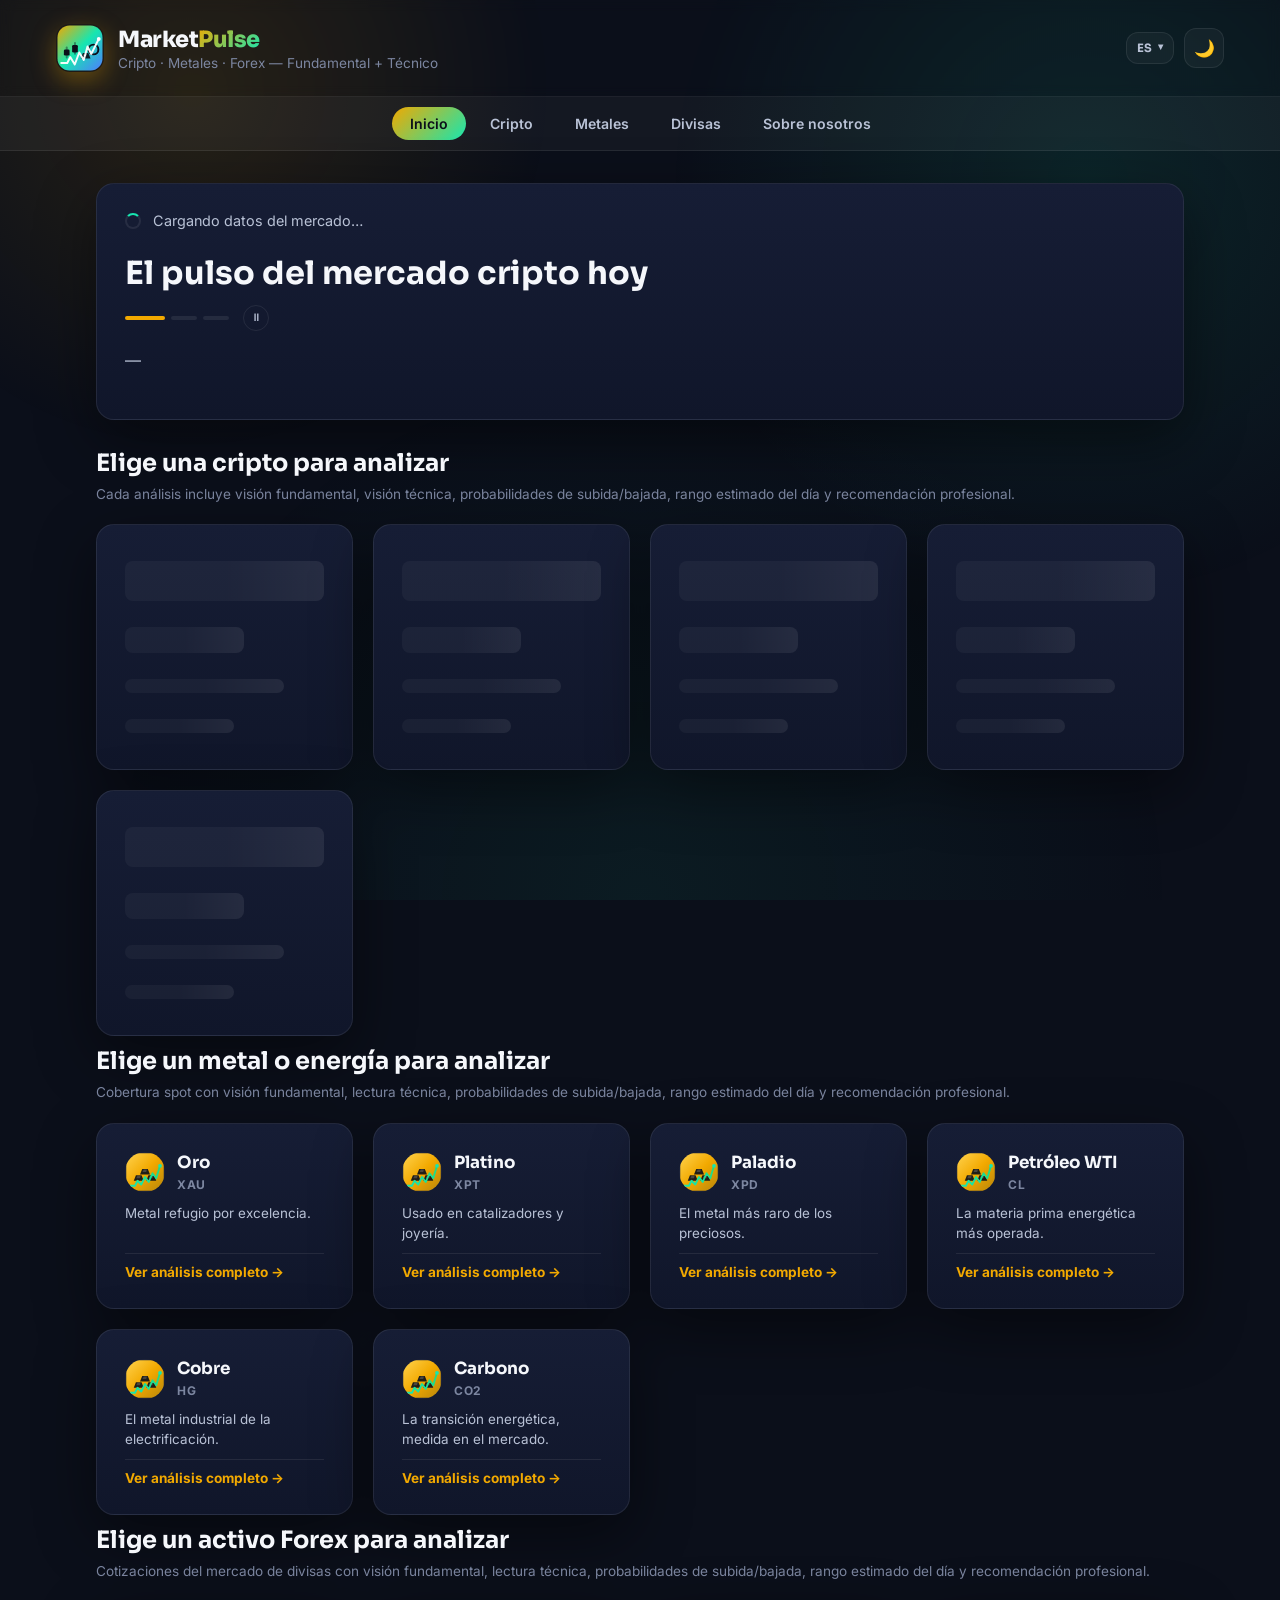
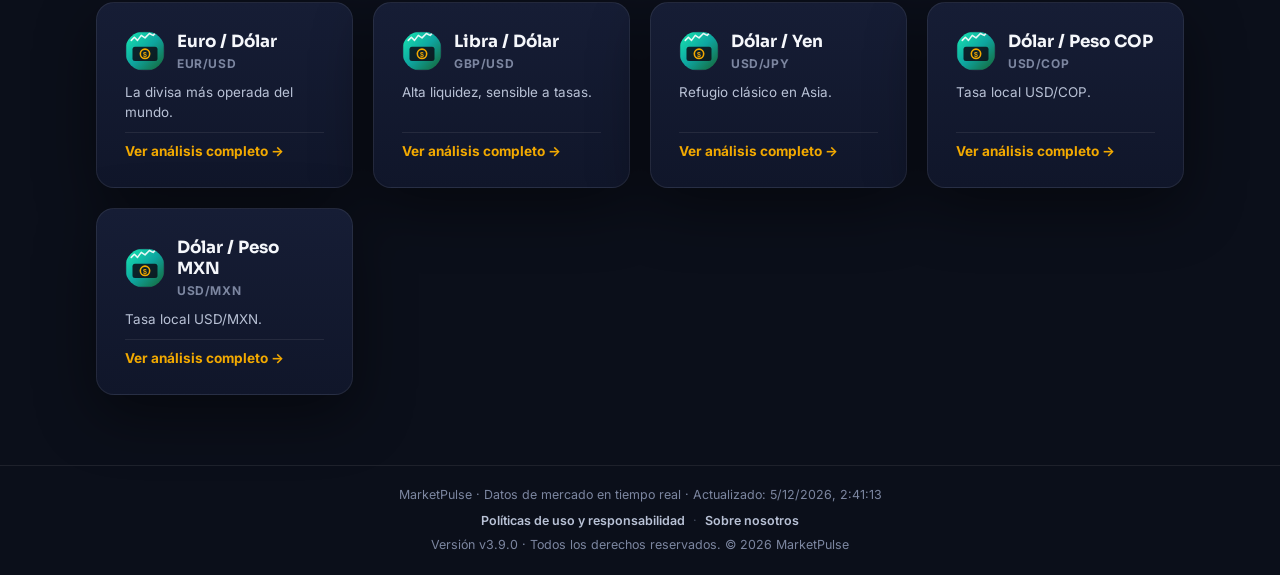
<file: index.html>
<!DOCTYPE html>
<html lang="es">
<head>
<meta charset="UTF-8">
<meta name="viewport" content="width=device-width, initial-scale=1.0">
<title data-i18n="homeTitle">MarketPulse — Inicio</title>
<meta name="description" content="Análisis diario multi-activo: cripto, metales y divisas con visión fundamental, visión técnica, probabilidades, rango estimado del día y recomendación profesional.">
<meta name="color-scheme" content="dark light">
<meta name="theme-color" content="#0b0f1a" media="(prefers-color-scheme: dark)">
<meta name="theme-color" content="#f4f6fb" media="(prefers-color-scheme: light)">
<link rel="canonical" href="https://matthtorres.github.io/MarketPulse/">
<meta property="og:type" content="website">
<meta property="og:site_name" content="MarketPulse">
<meta property="og:locale" content="es_ES">
<meta property="og:title" content="MarketPulse — Cripto, metales y divisas: análisis diario">
<meta property="og:description" content="Análisis diario multi-activo: cripto, metales y divisas con visión fundamental, visión técnica, probabilidades, rango estimado del día y recomendación profesional.">
<meta property="og:url" content="https://matthtorres.github.io/MarketPulse/">
<meta property="og:image" content="https://matthtorres.github.io/MarketPulse/assets/og-marketpulse.png">
<meta property="og:image:width" content="1200">
<meta property="og:image:height" content="630">
<meta property="og:image:alt" content="MarketPulse — Cripto, metales y divisas: análisis diario">
<meta name="twitter:card" content="summary_large_image">
<meta name="twitter:title" content="MarketPulse — Cripto, metales y divisas: análisis diario">
<meta name="twitter:description" content="Análisis diario multi-activo: cripto, metales y divisas con visión fundamental, visión técnica, probabilidades, rango estimado del día y recomendación profesional.">
<meta name="twitter:image" content="https://matthtorres.github.io/MarketPulse/assets/og-marketpulse.png">
<link rel="apple-touch-icon" href="assets/apple-touch-icon.png">
<link rel="icon" type="image/svg+xml" href="assets/logo-marketpulse.svg">
<link rel="preconnect" href="https://fonts.googleapis.com">
<link rel="preconnect" href="https://fonts.gstatic.com" crossorigin>
<link rel="preconnect" href="https://api.coingecko.com" crossorigin>
<link rel="dns-prefetch" href="https://api.allorigins.win">
<link rel="dns-prefetch" href="https://api.cors.lol">
<link rel="preload" href="css/style.css?v=11" as="style">
<link rel="preload" href="js/site.js?v=24" as="script">
<link href="https://fonts.googleapis.com/css2?family=Sora:wght@400;600;700;800&family=Inter:wght@400;500;600&display=swap" rel="stylesheet">
<link rel="stylesheet" href="css/style.css?v=11">
</head>
<body data-page="home">
  <div class="bg-glow"></div>

  <header class="topbar">
    <div class="brand">
      <img src="assets/logo-marketpulse.svg" alt="MarketPulse" class="brand-icon" width="48" height="48">
      <div>
        <h1>Market<span class="brand-accent">Pulse</span></h1>
        <p class="tagline" data-i18n="homeTagline">Cripto · Metales · Forex — Fundamental + Técnico</p>
      </div>
    </div>
    <div class="header-controls">
      <div class="lang-switch">
  <button class="lang-btn" id="langToggle" type="button" aria-haspopup="true" aria-expanded="false" aria-controls="langMenu" aria-label="Idioma / Language">
    <span id="langCurrent">ES</span><span class="lang-caret" aria-hidden="true">&#9662;</span>
  </button>
  <div class="lang-menu" id="langMenu" role="menu" hidden>
    <button class="lang-option" type="button" role="menuitemradio" data-lang="es" aria-current="true"><span class="lang-option-code">ES</span><span class="lang-option-name" data-i18n="langEsName">Espa&ntilde;ol</span><span class="lang-option-flag" aria-hidden="true">&#9679;</span></button>
    <button class="lang-option" type="button" role="menuitemradio" data-lang="en" aria-current="false"><span class="lang-option-code">EN</span><span class="lang-option-name" data-i18n="langEnName">English</span><span class="lang-option-flag" aria-hidden="true">&#9679;</span></button>
    <button class="lang-option" type="button" role="menuitemradio" data-lang="pt" aria-current="false"><span class="lang-option-code">PT</span><span class="lang-option-name" data-i18n="langPtName">Portugu&ecirc;s</span><span class="lang-option-flag" aria-hidden="true">&#9679;</span></button>
  </div>
</div>
      <button class="theme-btn" id="themeToggle" type="button" aria-label="Cambiar tema">🌙</button>
    </div>
  </header>

  <nav class="main-nav" aria-label="Navegación principal">
    <a href="index.html" class="nav-link active" data-i18n="navHome" aria-current="page">Inicio</a>
    <a href="analysis.html?coin=bitcoin" class="nav-link" data-i18n="navAnalysis">Cripto</a>
    <a href="metals.html?asset=gold" class="nav-link" data-i18n="navMetals">Metales</a>
    <a href="forex.html?pair=eurusd" class="nav-link" data-i18n="navForex">Divisas</a>
    <a href="about.html" class="nav-link" data-i18n="navAbout">Sobre nosotros</a>
  </nav>

  <main class="container">
    <section class="hero card">
      <div class="status-row" id="statusRow">
        <div class="loader"></div>
        <p id="statusText" data-i18n="homeLoading">Cargando datos del mercado…</p>
      </div>
      <h2 class="hero-rotator" id="heroRotator" aria-live="polite">
        <span class="hero-slide is-active" data-i18n="homeHeroCrypto">El pulso del mercado cripto hoy</span>
        <span class="hero-slide" data-i18n="homeHeroMetals">El pulso del mercado de metales hoy</span>
        <span class="hero-slide" data-i18n="homeHeroForex">El pulso del mercado de divisas hoy</span>
      </h2>
      <div class="hero-slider-nav">
        <div class="hero-dots" id="heroDots">
          <button class="hero-dot is-active" type="button" aria-current="true" aria-label="Cripto"></button>
          <button class="hero-dot" type="button" aria-label="Metales"></button>
          <button class="hero-dot" type="button" aria-label="Divisas"></button>
        </div>
        <button class="hero-pause" id="heroPause" type="button" aria-label="Pausar la rotación automática" aria-pressed="false">⏸</button>
      </div>
      <p class="hero-text" id="marketSummary">—</p>
      <div class="market-stats" id="marketStats"></div>
    </section>

    <section class="home-section">
      <h2 data-i18n="coinsTitle">Elige una cripto para analizar</h2>
      <p class="card-desc" data-i18n="coinsDesc">Cada análisis incluye visión fundamental, visión técnica, probabilidades de subida/bajada, rango estimado del día y recomendación profesional.</p>
      <div class="home-grid" id="coinCards"></div>
    </section>

    <section class="home-section">
      <h2 data-i18n="metalsTitle">Elige un metal o energía para analizar</h2>
      <p class="card-desc" data-i18n="metalsDesc">Cobertura spot con visión fundamental, lectura técnica, probabilidades de subida/bajada, rango estimado del día y recomendación profesional.</p>
      <div class="home-grid" id="metalCards">
        <a class="coin-card card" href="metals.html?asset=gold">
          <div class="coin-card-head">
            <img src="assets/logo-metals.svg" alt="XAU" width="40" height="40">
            <div><h3>Oro</h3><span class="coin-sym">XAU</span></div>
          </div>
          <p class="coin-trend" data-i18n="metalGold">Metal refugio por excelencia.</p>
          <span class="coin-cta" data-i18n="btnAnalysis">Ver análisis completo →</span>
        </a>
        <a class="coin-card card" href="metals.html?asset=platinum">
          <div class="coin-card-head">
            <img src="assets/logo-metals.svg" alt="XPT" width="40" height="40">
            <div><h3>Platino</h3><span class="coin-sym">XPT</span></div>
          </div>
          <p class="coin-trend" data-i18n="metalPlatinum">Usado en catalizadores y joyería.</p>
          <span class="coin-cta" data-i18n="btnAnalysis">Ver análisis completo →</span>
        </a>
        <a class="coin-card card" href="metals.html?asset=palladium">
          <div class="coin-card-head">
            <img src="assets/logo-metals.svg" alt="XPD" width="40" height="40">
            <div><h3>Paladio</h3><span class="coin-sym">XPD</span></div>
          </div>
          <p class="coin-trend" data-i18n="metalPalladium">El metal más raro de los preciosos.</p>
          <span class="coin-cta" data-i18n="btnAnalysis">Ver análisis completo →</span>
        </a>
        <a class="coin-card card" href="metals.html?asset=oil">
          <div class="coin-card-head">
            <img src="assets/logo-metals.svg" alt="CL" width="40" height="40">
            <div><h3>Petróleo WTI</h3><span class="coin-sym">CL</span></div>
          </div>
          <p class="coin-trend" data-i18n="metalOil">La materia prima energética más operada.</p>
          <span class="coin-cta" data-i18n="btnAnalysis">Ver análisis completo →</span>
        </a>
        <a class="coin-card card" href="metals.html?asset=copper">
          <div class="coin-card-head">
            <img src="assets/logo-metals.svg" alt="HG" width="40" height="40">
            <div><h3>Cobre</h3><span class="coin-sym">HG</span></div>
          </div>
          <p class="coin-trend" data-i18n="metalCopper">El metal industrial de la electrificación.</p>
          <span class="coin-cta" data-i18n="btnAnalysis">Ver análisis completo →</span>
        </a>
        <a class="coin-card card" href="metals.html?asset=carbon">
          <div class="coin-card-head">
            <img src="assets/logo-metals.svg" alt="CO2" width="40" height="40">
            <div><h3>Carbono</h3><span class="coin-sym">CO2</span></div>
          </div>
          <p class="coin-trend" data-i18n="metalCarbon">La transición energética, medida en el mercado.</p>
          <span class="coin-cta" data-i18n="btnAnalysis">Ver análisis completo →</span>
        </a>
      </div>
    </section>

    <section class="home-section">
      <h2 data-i18n="forexTitle">Elige un activo Forex para analizar</h2>
      <p class="card-desc" data-i18n="forexDesc">Cotizaciones del mercado de divisas con visión fundamental, lectura técnica, probabilidades de subida/bajada, rango estimado del día y recomendación profesional.</p>
      <div class="home-grid" id="forexCards">
        <a class="coin-card card" href="forex.html?pair=eurusd">
          <div class="coin-card-head">
            <img src="assets/logo-forex.svg" alt="EUR/USD" width="40" height="40">
            <div><h3>Euro / Dólar</h3><span class="coin-sym">EUR/USD</span></div>
          </div>
          <p class="coin-trend" data-i18n="forexCardEUR">La divisa más operada del mundo.</p>
          <span class="coin-cta" data-i18n="btnAnalysis">Ver análisis completo →</span>
        </a>
        <a class="coin-card card" href="forex.html?pair=gbpusd">
          <div class="coin-card-head">
            <img src="assets/logo-forex.svg" alt="GBP/USD" width="40" height="40">
            <div><h3>Libra / Dólar</h3><span class="coin-sym">GBP/USD</span></div>
          </div>
          <p class="coin-trend" data-i18n="forexCardGBP">Alta liquidez, sensible a tasas.</p>
          <span class="coin-cta" data-i18n="btnAnalysis">Ver análisis completo →</span>
        </a>
        <a class="coin-card card" href="forex.html?pair=usdjpy">
          <div class="coin-card-head">
            <img src="assets/logo-forex.svg" alt="USD/JPY" width="40" height="40">
            <div><h3>Dólar / Yen</h3><span class="coin-sym">USD/JPY</span></div>
          </div>
          <p class="coin-trend" data-i18n="forexCardJPY">Refugio clásico en Asia.</p>
          <span class="coin-cta" data-i18n="btnAnalysis">Ver análisis completo →</span>
        </a>
        <a class="coin-card card" href="forex.html?pair=usdcop">
          <div class="coin-card-head">
            <img src="assets/logo-forex.svg" alt="USD/COP" width="40" height="40">
            <div><h3>Dólar / Peso COP</h3><span class="coin-sym">USD/COP</span></div>
          </div>
          <p class="coin-trend" data-i18n="forexCardCOP">Tasa local USD/COP.</p>
          <span class="coin-cta" data-i18n="btnAnalysis">Ver análisis completo →</span>
        </a>
        <a class="coin-card card" href="forex.html?pair=usdmxn">
          <div class="coin-card-head">
            <img src="assets/logo-forex.svg" alt="USD/MXN" width="40" height="40">
            <div><h3>Dólar / Peso MXN</h3><span class="coin-sym">USD/MXN</span></div>
          </div>
          <p class="coin-trend" data-i18n="forexCardMXN">Tasa local USD/MXN.</p>
          <span class="coin-cta" data-i18n="btnAnalysis">Ver análisis completo →</span>
        </a>
      </div>
    </section>
  </main>

  <footer class="footer">
    <div class="footer-inner">
      <p class="footer-meta"><span data-i18n="footerPrefix">MarketPulse · Datos de mercado en tiempo real · Actualizado:</span> <span id="updateTime">—</span></p>
      <nav class="footer-links" aria-label="Enlaces del sitio">
        <a href="legal.html" data-i18n="footerLegal">Políticas de uso y responsabilidad</a>
        <span class="footer-sep">·</span>
        <a href="about.html" data-i18n="navAbout">Sobre nosotros</a>
      </nav>
      <p class="footer-meta">
        <span data-i18n="footerVersion">Versión</span> <span data-app-version>v3.9.0</span>
        · <span data-i18n="footerRights">Todos los derechos reservados.</span>
        © <span data-app-year>2026</span> MarketPulse
      </p>
    </div>
  </footer>

  <script defer src="js/version.js?v=22"></script>
  <script defer src="js/site.js?v=24"></script>
  <!-- Analitica: Umami Cloud. Sin cookies y con IP anonimizada, por eso no
       hay banner de consentimiento. Ver el punto 5 de legal.html. -->
  <script defer src="https://cloud.umami.is/script.js" data-website-id="4cf0d311-0c95-4144-ac88-d9d34998c5bc"></script>
</body>
</html>
</file>
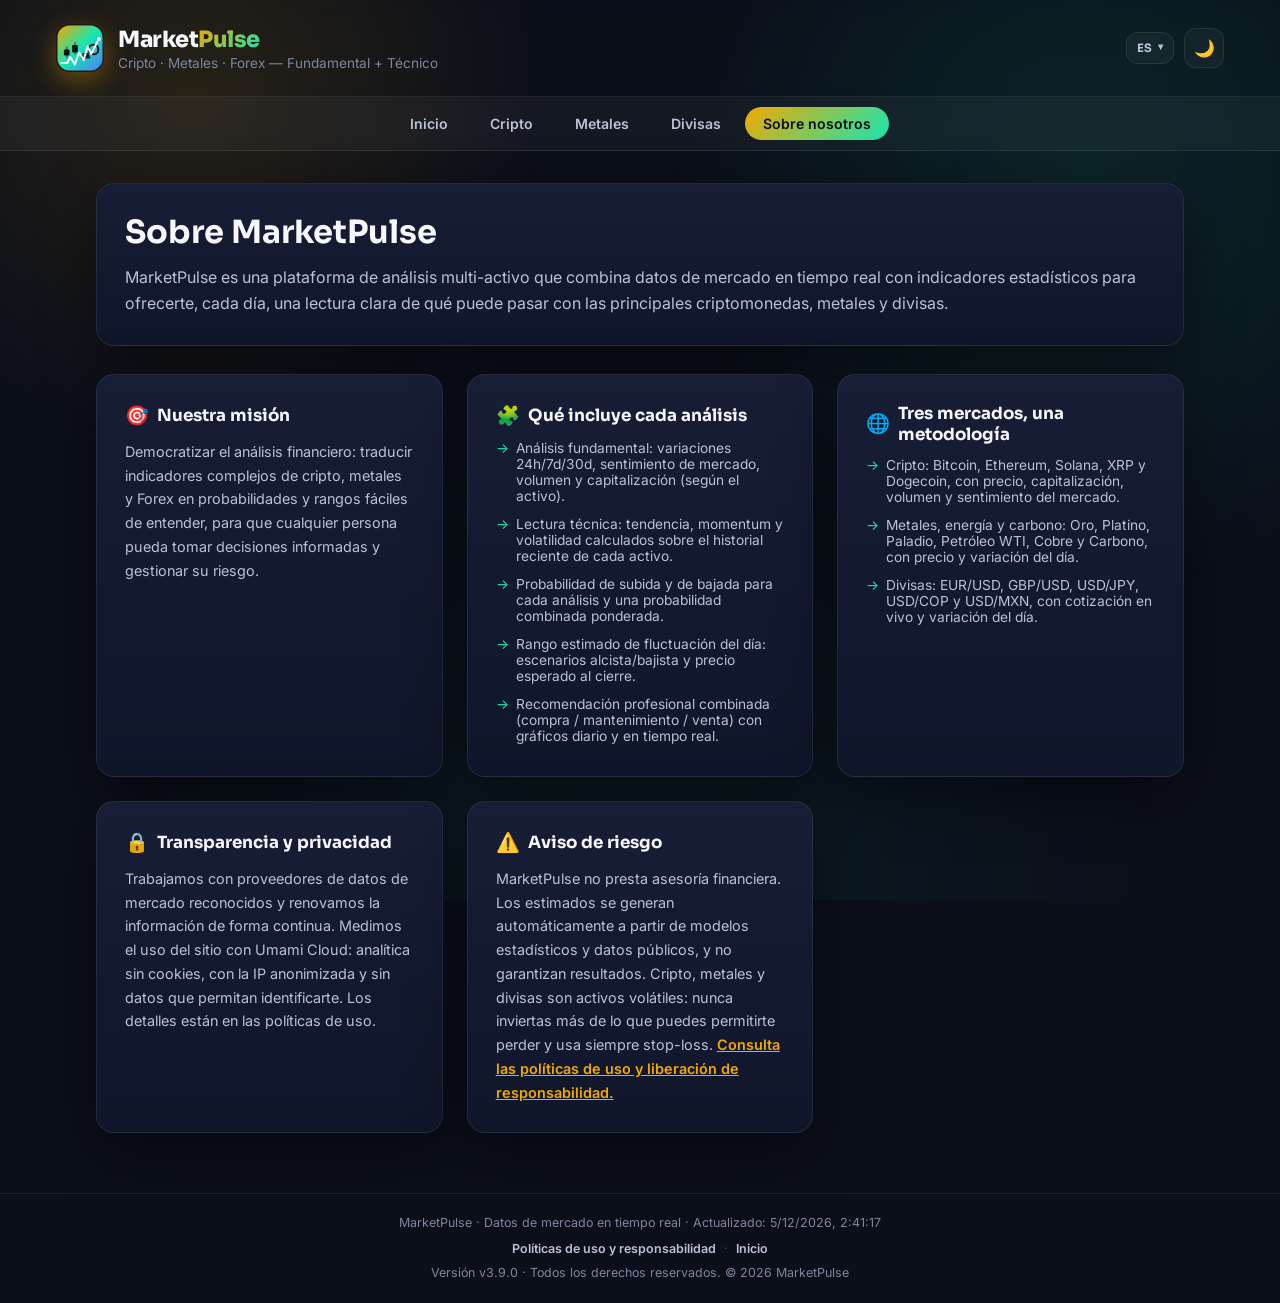
<file: about.html>
<!DOCTYPE html>
<html lang="es">
<head>
<meta charset="UTF-8">
<meta name="viewport" content="width=device-width, initial-scale=1.0">
<title data-i18n="aboutTitle">MarketPulse — Sobre nosotros</title>
<meta name="description" content="Metodología de análisis multi-activo, fuentes de datos de mercado y aviso de riesgo: MarketPulse no presta asesoría financiera ni garantiza resultados.">
<meta name="color-scheme" content="dark light">
<meta name="theme-color" content="#0b0f1a" media="(prefers-color-scheme: dark)">
<meta name="theme-color" content="#f4f6fb" media="(prefers-color-scheme: light)">
<link rel="canonical" href="https://matthtorres.github.io/MarketPulse/about.html">
<meta property="og:type" content="website">
<meta property="og:site_name" content="MarketPulse">
<meta property="og:locale" content="es_ES">
<meta property="og:title" content="MarketPulse — Sobre nosotros: metodología y aviso de riesgo">
<meta property="og:description" content="Metodología de análisis multi-activo, fuentes de datos de mercado y aviso de riesgo: MarketPulse no presta asesoría financiera ni garantiza resultados.">
<meta property="og:url" content="https://matthtorres.github.io/MarketPulse/about.html">
<meta property="og:image" content="https://matthtorres.github.io/MarketPulse/assets/og-marketpulse.png">
<meta property="og:image:width" content="1200">
<meta property="og:image:height" content="630">
<meta property="og:image:alt" content="MarketPulse — Cripto, metales y divisas: análisis diario">
<meta name="twitter:card" content="summary_large_image">
<meta name="twitter:title" content="MarketPulse — Sobre nosotros: metodología y aviso de riesgo">
<meta name="twitter:description" content="Metodología de análisis multi-activo, fuentes de datos de mercado y aviso de riesgo: MarketPulse no presta asesoría financiera ni garantiza resultados.">
<meta name="twitter:image" content="https://matthtorres.github.io/MarketPulse/assets/og-marketpulse.png">
<link rel="apple-touch-icon" href="assets/apple-touch-icon.png">
<link rel="icon" type="image/svg+xml" href="assets/logo-marketpulse.svg">
<link rel="preconnect" href="https://fonts.googleapis.com">
<link rel="preconnect" href="https://fonts.gstatic.com" crossorigin>
<link href="https://fonts.googleapis.com/css2?family=Sora:wght@400;600;700;800&family=Inter:wght@400;500;600&display=swap" rel="stylesheet">
<link rel="stylesheet" href="css/style.css?v=11">
</head>
<body data-page="about">
  <div class="bg-glow"></div>

  <header class="topbar">
    <div class="brand">
      <img src="assets/logo-marketpulse.svg" alt="MarketPulse" class="brand-icon" width="48" height="48">
      <div>
        <h1>Market<span class="brand-accent">Pulse</span></h1>
        <p class="tagline" data-i18n="homeTagline">Cripto · Metales · Forex — Fundamental + Técnico</p>
      </div>
    </div>
    <div class="header-controls">
      <div class="lang-switch">
  <button class="lang-btn" id="langToggle" type="button" aria-haspopup="true" aria-expanded="false" aria-controls="langMenu" aria-label="Idioma / Language">
    <span id="langCurrent">ES</span><span class="lang-caret" aria-hidden="true">&#9662;</span>
  </button>
  <div class="lang-menu" id="langMenu" role="menu" hidden>
    <button class="lang-option" type="button" role="menuitemradio" data-lang="es" aria-current="true"><span class="lang-option-code">ES</span><span class="lang-option-name" data-i18n="langEsName">Espa&ntilde;ol</span><span class="lang-option-flag" aria-hidden="true">&#9679;</span></button>
    <button class="lang-option" type="button" role="menuitemradio" data-lang="en" aria-current="false"><span class="lang-option-code">EN</span><span class="lang-option-name" data-i18n="langEnName">English</span><span class="lang-option-flag" aria-hidden="true">&#9679;</span></button>
    <button class="lang-option" type="button" role="menuitemradio" data-lang="pt" aria-current="false"><span class="lang-option-code">PT</span><span class="lang-option-name" data-i18n="langPtName">Portugu&ecirc;s</span><span class="lang-option-flag" aria-hidden="true">&#9679;</span></button>
  </div>
</div>
      <button class="theme-btn" id="themeToggle" type="button" aria-label="Cambiar tema">🌙</button>
    </div>
  </header>

  <nav class="main-nav" aria-label="Navegación principal">
    <a href="index.html" class="nav-link" data-i18n="navHome">Inicio</a>
    <a href="analysis.html?coin=bitcoin" class="nav-link" data-i18n="navAnalysis">Cripto</a>
    <a href="metals.html?asset=gold" class="nav-link" data-i18n="navMetals">Metales</a>
    <a href="forex.html?pair=eurusd" class="nav-link" data-i18n="navForex">Divisas</a>
    <a href="about.html" class="nav-link active" data-i18n="navAbout" aria-current="page">Sobre nosotros</a>
  </nav>

  <main class="container">
    <section class="hero card">
      <h2 data-i18n="aboutHeroTitle">Sobre MarketPulse</h2>
      <p class="hero-text" data-i18n="aboutHeroText">MarketPulse es una plataforma de análisis multi-activo que combina datos de mercado en tiempo real con indicadores estadísticos para ofrecerte, cada día, una lectura clara de qué puede pasar con las principales criptomonedas, metales y divisas.</p>
    </section>

    <section class="about-grid">
      <article class="card about-card">
        <h3><span class="icon">🎯</span> <span data-i18n="aboutMissionTitle">Nuestra misión</span></h3>
        <p data-i18n="aboutMissionText">Democratizar el análisis financiero: traducir indicadores complejos de cripto, metales y Forex en probabilidades y rangos fáciles de entender, para que cualquier persona pueda tomar decisiones informadas y gestionar su riesgo.</p>
      </article>

      <article class="card about-card">
        <h3><span class="icon">🧩</span> <span data-i18n="aboutHowTitle">Qué incluye cada análisis</span></h3>
        <ul class="reco-details">
          <li data-i18n="aboutHow1">Análisis fundamental: variaciones 24h/7d/30d, sentimiento de mercado, volumen y capitalización (según el activo).</li>
          <li data-i18n="aboutHow2">Lectura técnica: tendencia, momentum y volatilidad calculados sobre el historial reciente de cada activo.</li>
          <li data-i18n="aboutHow3">Probabilidad de subida y de bajada para cada análisis y una probabilidad combinada ponderada.</li>
          <li data-i18n="aboutHow4">Rango estimado de fluctuación del día: escenarios alcista/bajista y precio esperado al cierre.</li>
          <li data-i18n="aboutHow5">Recomendación profesional combinada (compra / mantenimiento / venta) con gráficos diario y en tiempo real.</li>
        </ul>
      </article>

      <article class="card about-card">
        <h3><span class="icon">🌐</span> <span data-i18n="aboutVerticalsTitle">Tres mercados, una metodología</span></h3>
        <ul class="reco-details">
          <li data-i18n="aboutVerticalCrypto">Cripto: Bitcoin, Ethereum, Solana, XRP y Dogecoin, con precio, capitalización, volumen y sentimiento del mercado.</li>
          <li data-i18n="aboutVerticalMetals">Metales, energía y carbono: Oro, Platino, Paladio, Petróleo WTI, Cobre y Carbono, con precio y variación del día.</li>
          <li data-i18n="aboutVerticalForex">Divisas: EUR/USD, GBP/USD, USD/JPY, USD/COP y USD/MXN, con cotización en vivo y variación del día.</li>
        </ul>
      </article>

      <article class="card about-card">
        <h3><span class="icon">🔒</span> <span data-i18n="aboutSourcesTitle">Transparencia y privacidad</span></h3>
        <p data-i18n="aboutSourcesText">Trabajamos con proveedores de datos de mercado reconocidos y renovamos la información de forma continua. Medimos el uso del sitio con Umami Cloud: analítica sin cookies, con la IP anonimizada y sin datos que permitan identificarte. Los detalles están en las políticas de uso.</p>
      </article>

      <article class="card about-card">
        <h3><span class="icon">⚠️</span> <span data-i18n="aboutRiskTitle">Aviso de riesgo</span></h3>
        <p><span data-i18n="aboutRiskText">MarketPulse no presta asesoría financiera. Los estimados se generan automáticamente a partir de modelos estadísticos y datos públicos, y no garantizan resultados. Cripto, metales y divisas son activos volátiles: nunca inviertas más de lo que puedes permitirte perder y usa siempre stop-loss.</span> <a href="legal.html" data-i18n="aboutRiskLink">Consulta las políticas de uso y liberación de responsabilidad.</a></p>
      </article>
    </section>
  </main>

  <footer class="footer">
    <div class="footer-inner">
      <p class="footer-meta"><span data-i18n="footerPrefix">MarketPulse · Datos de mercado en tiempo real · Actualizado:</span> <span id="updateTime">—</span></p>
      <nav class="footer-links" aria-label="Enlaces del sitio">
        <a href="legal.html" data-i18n="footerLegal">Políticas de uso y responsabilidad</a>
        <span class="footer-sep">·</span>
        <a href="index.html" data-i18n="navHome">Inicio</a>
      </nav>
      <p class="footer-meta">
        <span data-i18n="footerVersion">Versión</span> <span data-app-version>v3.9.0</span>
        · <span data-i18n="footerRights">Todos los derechos reservados.</span>
        © <span data-app-year>2026</span> MarketPulse
      </p>
    </div>
  </footer>

  <script defer src="js/version.js?v=22"></script>
  <script defer src="js/site.js?v=24"></script>
  <!-- Analitica: Umami Cloud. Sin cookies y con IP anonimizada, por eso no
       hay banner de consentimiento. Ver el punto 5 de legal.html. -->
  <script defer src="https://cloud.umami.is/script.js" data-website-id="4cf0d311-0c95-4144-ac88-d9d34998c5bc"></script>
</body>
</html>
</file>
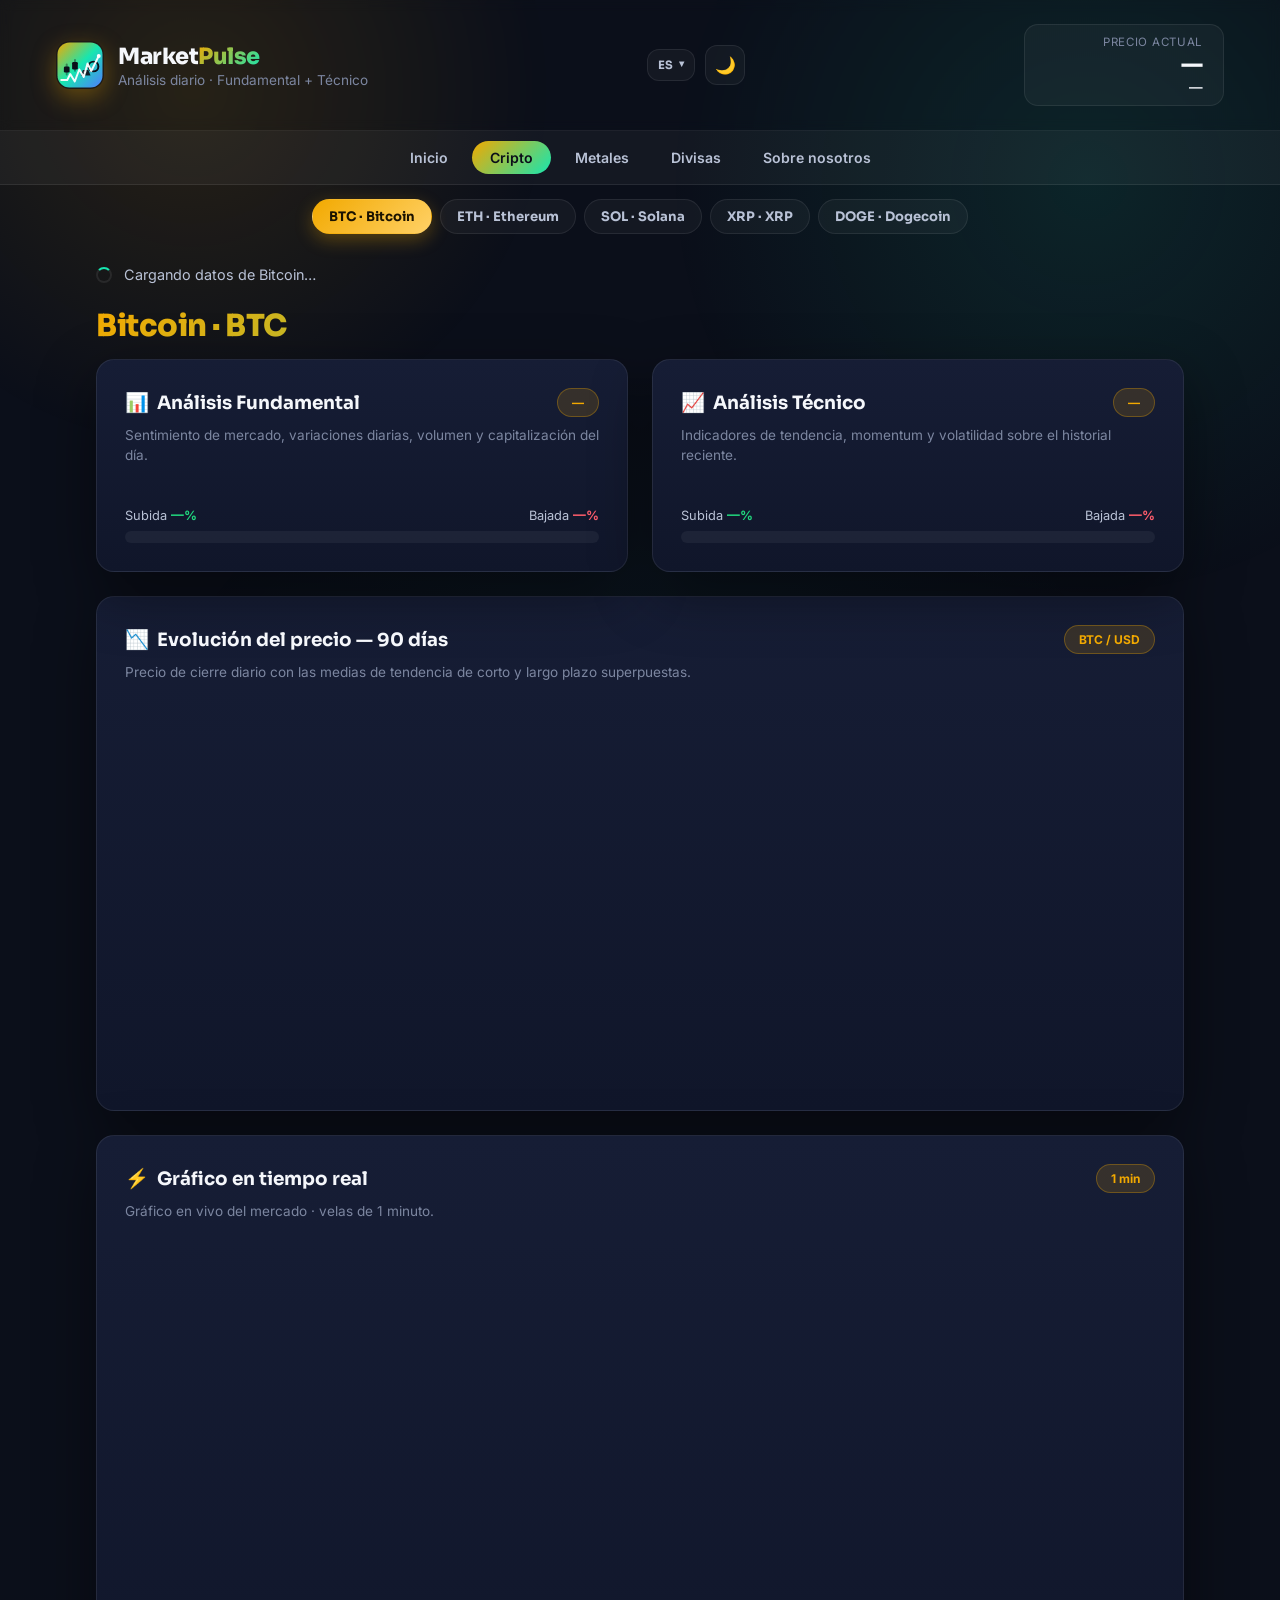
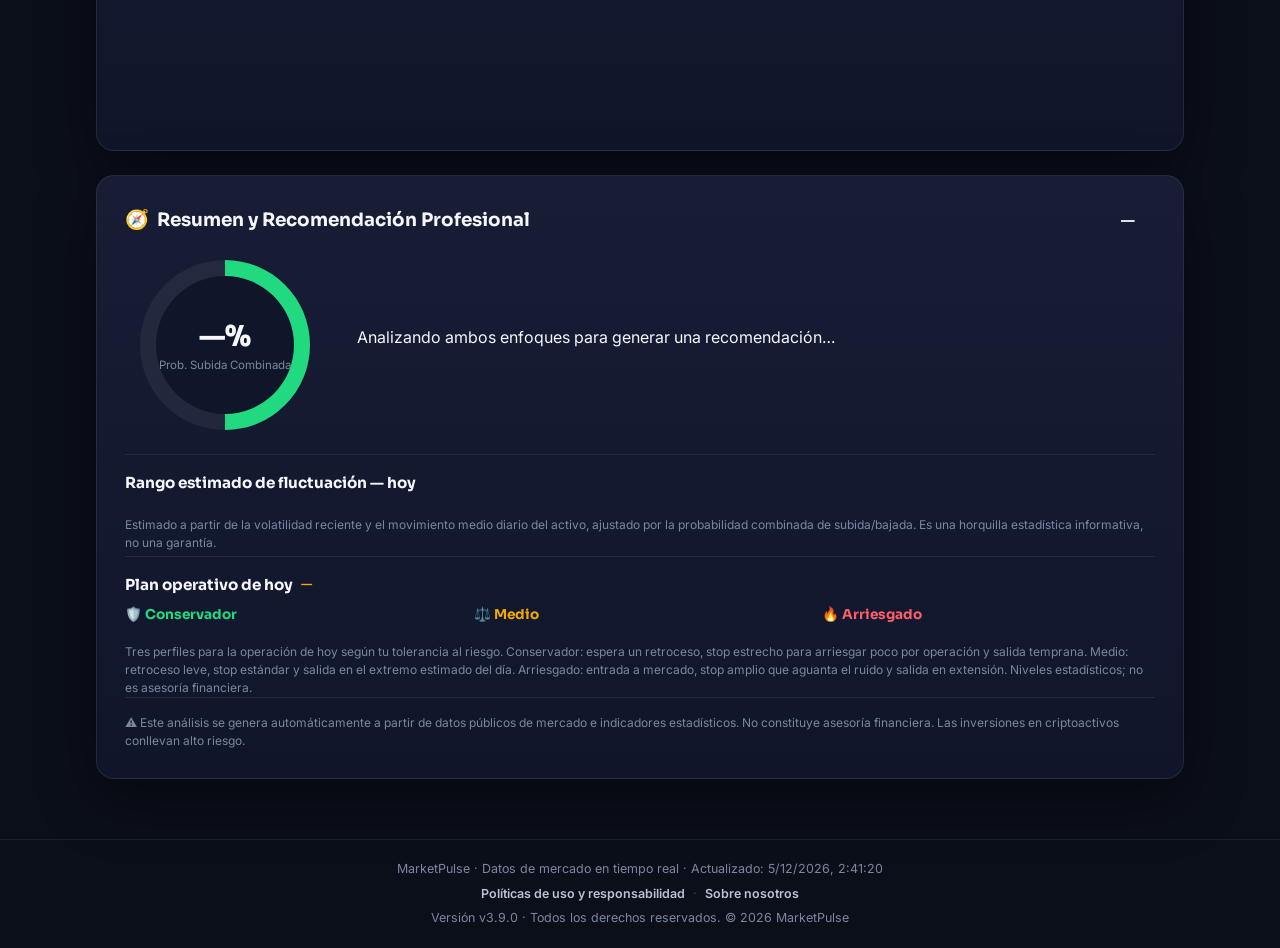
<file: analysis.html>
<!DOCTYPE html>
<html lang="es">
<head>
<meta charset="UTF-8">
<meta name="viewport" content="width=device-width, initial-scale=1.0">
<title data-i18n="docTitle">MarketPulse — Análisis</title>
<meta name="description" content="Bitcoin, Ethereum, Solana, XRP y Dogecoin: sentimiento de mercado, RSI(14), medias móviles, MACD, probabilidades de subida y bajada y rango estimado del día.">
<meta name="color-scheme" content="dark light">
<meta name="theme-color" content="#0b0f1a" media="(prefers-color-scheme: dark)">
<meta name="theme-color" content="#f4f6fb" media="(prefers-color-scheme: light)">
<link rel="canonical" href="https://matthtorres.github.io/MarketPulse/analysis.html">
<meta property="og:type" content="website">
<meta property="og:site_name" content="MarketPulse">
<meta property="og:locale" content="es_ES">
<meta property="og:title" content="MarketPulse — Análisis diario de cripto">
<meta property="og:description" content="Bitcoin, Ethereum, Solana, XRP y Dogecoin: sentimiento de mercado, RSI(14), medias móviles, MACD, probabilidades de subida y bajada y rango estimado del día.">
<meta property="og:url" content="https://matthtorres.github.io/MarketPulse/analysis.html">
<meta property="og:image" content="https://matthtorres.github.io/MarketPulse/assets/og-marketpulse.png">
<meta property="og:image:width" content="1200">
<meta property="og:image:height" content="630">
<meta property="og:image:alt" content="MarketPulse — Cripto, metales y divisas: análisis diario">
<meta name="twitter:card" content="summary_large_image">
<meta name="twitter:title" content="MarketPulse — Análisis diario de cripto">
<meta name="twitter:description" content="Bitcoin, Ethereum, Solana, XRP y Dogecoin: sentimiento de mercado, RSI(14), medias móviles, MACD, probabilidades de subida y bajada y rango estimado del día.">
<meta name="twitter:image" content="https://matthtorres.github.io/MarketPulse/assets/og-marketpulse.png">
<link rel="apple-touch-icon" href="assets/apple-touch-icon.png">
<link rel="icon" type="image/svg+xml" href="assets/logo-marketpulse.svg">
<link rel="preconnect" href="https://fonts.googleapis.com">
<link rel="preconnect" href="https://fonts.gstatic.com" crossorigin>
<link rel="preconnect" href="https://cdn.jsdelivr.net">
<link rel="preconnect" href="https://api.coingecko.com" crossorigin>
<link rel="dns-prefetch" href="https://api.alternative.me">
<link rel="dns-prefetch" href="https://api.binance.com">
<link rel="dns-prefetch" href="https://s3.tradingview.com">
<link href="https://fonts.googleapis.com/css2?family=Sora:wght@400;600;700;800&family=Inter:wght@400;500;600&display=swap" rel="stylesheet">
<link rel="stylesheet" href="css/style.css?v=11">
</head>
<body data-page="analysis">
  <div class="bg-glow"></div>

  <header class="topbar">
    <div class="brand">
      <img src="assets/logo-marketpulse.svg" alt="MarketPulse" class="brand-icon" width="48" height="48">
      <div>
        <h1>Market<span class="brand-accent">Pulse</span></h1>
        <p class="tagline" data-i18n="tagline">Análisis diario · Fundamental + Técnico</p>
      </div>
    </div>
    <div class="header-controls">
      <div class="lang-switch">
  <button class="lang-btn" id="langToggle" type="button" aria-haspopup="true" aria-expanded="false" aria-controls="langMenu" aria-label="Idioma / Language">
    <span id="langCurrent">ES</span><span class="lang-caret" aria-hidden="true">&#9662;</span>
  </button>
  <div class="lang-menu" id="langMenu" role="menu" hidden>
    <button class="lang-option" type="button" role="menuitemradio" data-lang="es" aria-current="true"><span class="lang-option-code">ES</span><span class="lang-option-name" data-i18n="langEsName">Espa&ntilde;ol</span><span class="lang-option-flag" aria-hidden="true">&#9679;</span></button>
    <button class="lang-option" type="button" role="menuitemradio" data-lang="en" aria-current="false"><span class="lang-option-code">EN</span><span class="lang-option-name" data-i18n="langEnName">English</span><span class="lang-option-flag" aria-hidden="true">&#9679;</span></button>
    <button class="lang-option" type="button" role="menuitemradio" data-lang="pt" aria-current="false"><span class="lang-option-code">PT</span><span class="lang-option-name" data-i18n="langPtName">Portugu&ecirc;s</span><span class="lang-option-flag" aria-hidden="true">&#9679;</span></button>
  </div>
</div>
      <button class="theme-btn" id="themeToggle" type="button" aria-label="Cambiar tema">🌙</button>
    </div>
    <div class="price-box" id="priceBox">
      <span class="price-label" data-i18n="priceLabel">Precio actual</span>
      <span class="price-value" id="currentPrice">—</span>
      <span class="price-change" id="priceChange">—</span>
    </div>
  </header>

  <nav class="main-nav" aria-label="Navegación principal">
    <a href="index.html" class="nav-link" data-i18n="navHome">Inicio</a>
    <a href="analysis.html?coin=bitcoin" class="nav-link active" data-i18n="navAnalysis" aria-current="page">Cripto</a>
    <a href="metals.html?asset=gold" class="nav-link" data-i18n="navMetals">Metales</a>
    <a href="forex.html?pair=eurusd" class="nav-link" data-i18n="navForex">Divisas</a>
    <a href="about.html" class="nav-link" data-i18n="navAbout">Sobre nosotros</a>
  </nav>

  <div class="coin-tabs" id="coinTabs" role="tablist" aria-label="Criptoactivos">
    <a class="coin-tab" href="analysis.html?coin=bitcoin" data-coin="bitcoin">BTC · Bitcoin</a>
    <a class="coin-tab" href="analysis.html?coin=ethereum" data-coin="ethereum">ETH · Ethereum</a>
    <a class="coin-tab" href="analysis.html?coin=solana" data-coin="solana">SOL · Solana</a>
    <a class="coin-tab" href="analysis.html?coin=ripple" data-coin="ripple">XRP · XRP</a>
    <a class="coin-tab" href="analysis.html?coin=dogecoin" data-coin="dogecoin">DOGE · Dogecoin</a>
  </div>

  <main class="container">
    <section class="status-row" id="statusRow">
      <div class="loader"></div>
      <p id="statusText" data-i18n="statusLoading">Cargando datos de mercado en tiempo real…</p>
    </section>

    <!-- Cripto activa -->
    <div class="coin-banner" id="coinBanner">—</div>

    <section class="cards-grid">
      <!-- Análisis Fundamental -->
      <article class="card" id="fundamentalCard">
        <div class="card-header">
          <h2><span class="icon">📊</span> <span data-i18n="fundTitle">Análisis Fundamental</span></h2>
          <span class="badge" id="fundBadge">—</span>
        </div>
        <p class="card-desc" data-i18n="fundDesc">Sentimiento de mercado, variaciones diarias, volumen y capitalización del día.</p>
        <div class="metrics-list" id="fundMetrics"></div>
        <div class="prob-bar-wrap">
          <div class="prob-labels">
            <span class="up-label"><span data-i18n="up">Subida</span> <b id="fundUp">—%</b></span>
            <span class="down-label"><span data-i18n="down">Bajada</span> <b id="fundDown">—%</b></span>
          </div>
          <div class="prob-bar">
            <div class="prob-fill up" id="fundUpBar"></div>
            <div class="prob-fill down" id="fundDownBar"></div>
          </div>
        </div>
      </article>

      <!-- Análisis Técnico -->
      <article class="card" id="technicalCard">
        <div class="card-header">
          <h2><span class="icon">📈</span> <span data-i18n="techTitle">Análisis Técnico</span></h2>
          <span class="badge" id="techBadge">—</span>
        </div>
        <p class="card-desc" data-i18n="techDesc">Indicadores de tendencia, momentum y volatilidad sobre el historial reciente.</p>
        <div class="metrics-list" id="techMetrics"></div>
        <div class="prob-bar-wrap">
          <div class="prob-labels">
            <span class="up-label"><span data-i18n="up">Subida</span> <b id="techUp">—%</b></span>
            <span class="down-label"><span data-i18n="down">Bajada</span> <b id="techDown">—%</b></span>
          </div>
          <div class="prob-bar">
            <div class="prob-fill up" id="techUpBar"></div>
            <div class="prob-fill down" id="techDownBar"></div>
          </div>
        </div>
      </article>
    </section>

    <!-- Gráfico de precio -->
    <section class="card chart-card">
      <div class="card-header">
        <h2><span class="icon">📉</span> <span data-i18n="dailyTitle">Evolución del precio — 90 días</span></h2>
        <span class="badge" id="pairBadge">—</span>
      </div>
      <p class="card-desc" data-i18n="dailyDesc">Precio de cierre diario con las medias de tendencia de corto y largo plazo superpuestas.</p>
      <div class="chart-wrap">
        <canvas id="priceChart"></canvas>
      </div>
    </section>

    <!-- Gráfico en vivo del mercado -->
    <section class="card chart-card">
      <div class="card-header">
        <h2><span class="icon">⚡</span> <span data-i18n="liveTitle">Gráfico en tiempo real</span></h2>
        <span class="badge" id="tvBadge">—</span>
      </div>
      <p class="card-desc" data-i18n="liveDesc">Gráfico en vivo del mercado · velas de 1 minuto.</p>
      <div class="tv-wrap" id="tvChart"></div>
    </section>

    <!-- Resumen y Recomendación -->
    <section class="summary-card" id="summaryCard">
      <div class="summary-header">
        <h2><span class="icon">🧭</span> <span data-i18n="summaryTitle">Resumen y Recomendación Profesional</span></h2>
        <span class="reco-pill" id="recoPill">—</span>
      </div>

      <div class="summary-body">
        <div class="combined-prob">
          <div class="combined-prob-circle" id="combinedCircle">
            <span id="combinedPct">—%</span>
            <small data-i18n="combinedLabel">Prob. Subida Combinada</small>
          </div>
        </div>
        <div class="summary-text">
          <p id="summaryText" data-i18n="summaryPlaceholder">Analizando ambos enfoques para generar una recomendación…</p>
          <ul class="reco-details" id="recoDetails"></ul>
        </div>
      </div>

      <div class="range-block">
        <h3><span data-i18n="rangeTitle">Rango estimado de fluctuación — hoy</span> <span class="range-date" id="rangeDate"></span></h3>
        <div class="range-metrics" id="rangeMetrics"></div>
        <p class="range-note" data-i18n="rangeNote">Estimado a partir de la volatilidad reciente y el movimiento medio diario del activo, ajustado por la probabilidad combinada de subida/bajada. Es una horquilla estadística informativa, no una garantía.</p>
      </div>

      <div class="range-block">
        <h3><span data-i18n="tradeTitle">Plan operativo de hoy</span> <span class="range-date" id="tradeDir">—</span></h3>
        <div class="trade-grid">
          <div class="trade-side">
            <div class="trade-side-title up" data-i18n="profileCons">🛡️ Conservador</div>
            <div class="range-metrics" id="tradeCons"></div>
          </div>
          <div class="trade-side">
            <div class="trade-side-title neutral" data-i18n="profileMed">⚖️ Medio</div>
            <div class="range-metrics" id="tradeMed"></div>
          </div>
          <div class="trade-side">
            <div class="trade-side-title down" data-i18n="profileAgg">🔥 Arriesgado</div>
            <div class="range-metrics" id="tradeAgg"></div>
          </div>
        </div>
        <p class="range-note" data-i18n="tradeNote">Tres perfiles para la operación de hoy según tu tolerancia al riesgo. Conservador: espera un retroceso, stop estrecho para arriesgar poco por operación y salida temprana. Medio: retroceso leve, stop estándar y salida en el extremo estimado del día. Arriesgado: entrada a mercado, stop amplio que aguanta el ruido y salida en extensión. Niveles estadísticos; no es asesoría financiera.</p>
      </div>

      <p class="disclaimer" data-i18n="disclaimer">
        ⚠️ Este análisis se genera automáticamente a partir de datos públicos de mercado e indicadores estadísticos.
        No constituye asesoría financiera. Las inversiones en criptoactivos conllevan alto riesgo.
      </p>
    </section>
  </main>

  <footer class="footer">
    <div class="footer-inner">
      <p class="footer-meta"><span data-i18n="footerPrefix">MarketPulse · Datos de mercado en tiempo real · Actualizado:</span> <span id="updateTime">—</span></p>
      <nav class="footer-links" aria-label="Enlaces del sitio">
        <a href="legal.html" data-i18n="footerLegal">Políticas de uso y responsabilidad</a>
        <span class="footer-sep">·</span>
        <a href="about.html" data-i18n="navAbout">Sobre nosotros</a>
      </nav>
      <p class="footer-meta">
        <span data-i18n="footerVersion">Versión</span> <span data-app-version>v3.9.0</span>
        · <span data-i18n="footerRights">Todos los derechos reservados.</span>
        © <span data-app-year>2026</span> MarketPulse
      </p>
    </div>
  </footer>

  <script defer src="js/version.js?v=22"></script>
  <script defer src="js/app.js?v=23"></script>
  <!-- Analitica: Umami Cloud. Sin cookies y con IP anonimizada, por eso no
       hay banner de consentimiento. Ver el punto 5 de legal.html. -->
  <script defer src="https://cloud.umami.is/script.js" data-website-id="4cf0d311-0c95-4144-ac88-d9d34998c5bc"></script>
</body>
</html>
</file>
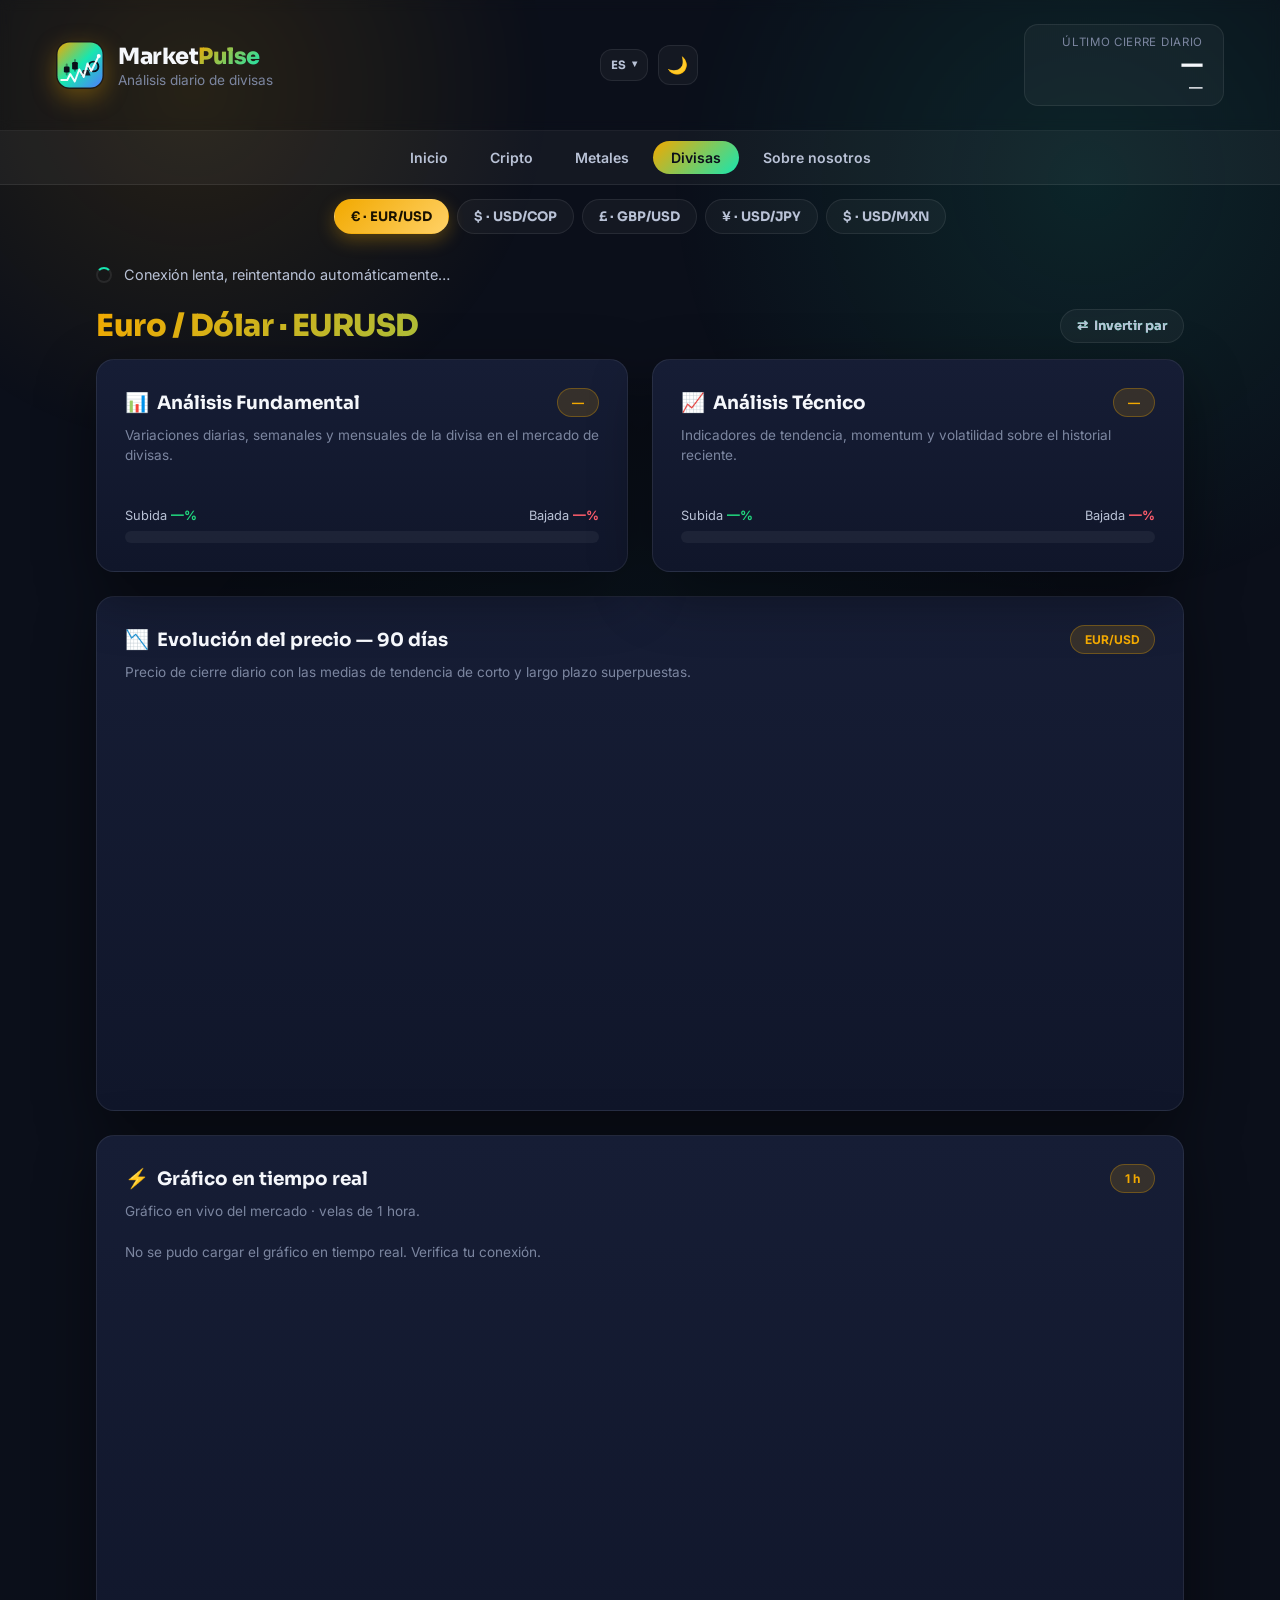
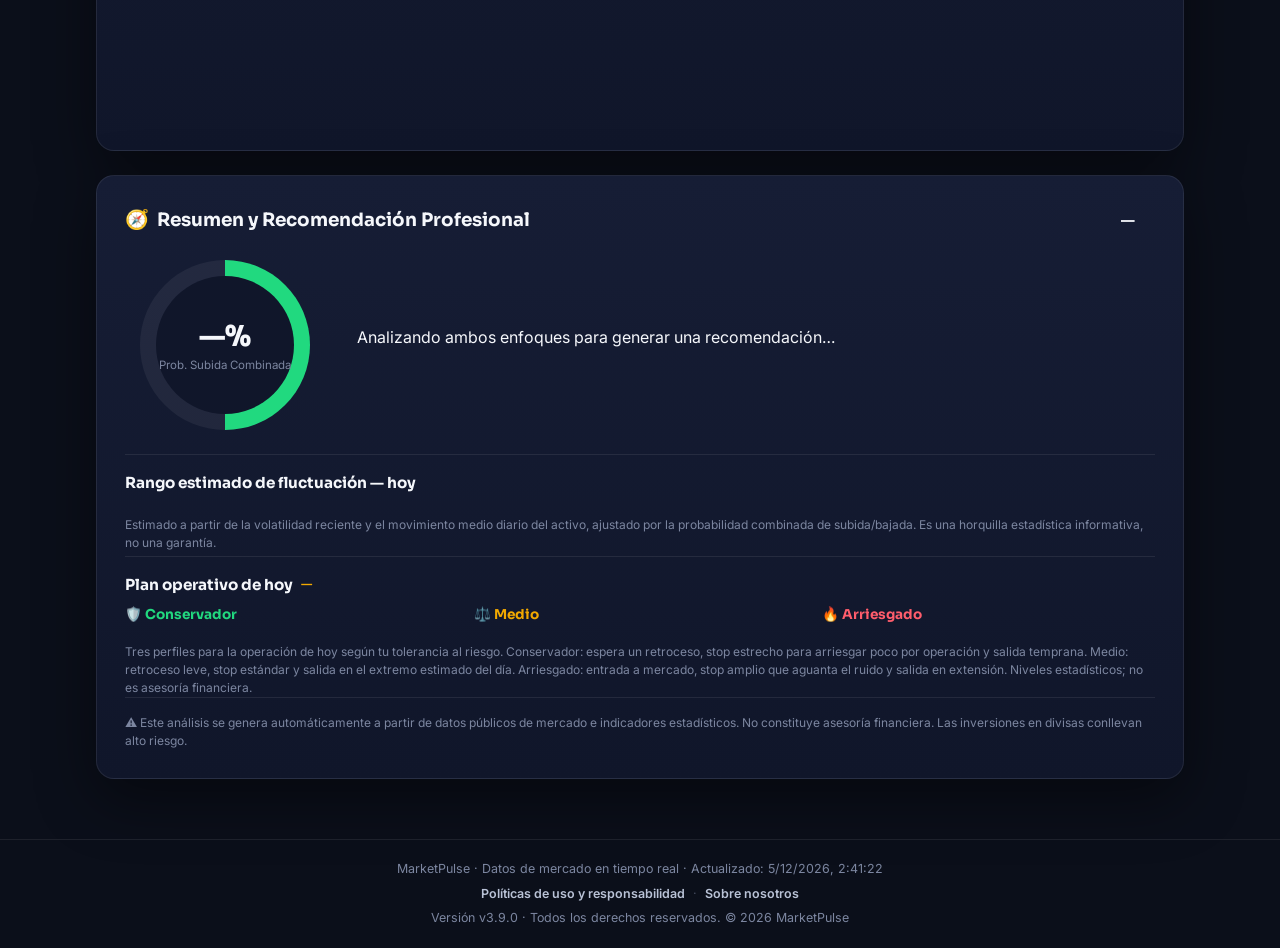
<file: forex.html>
<!DOCTYPE html>
<html lang="es">
<head>
<meta charset="UTF-8">
<meta name="viewport" content="width=device-width, initial-scale=1.0">
<title data-i18n="docTitle">MarketPulse — Análisis de Divisas</title>
<meta name="description" content="EUR/USD, GBP/USD, USD/JPY, USD/COP y USD/MXN con inversión de par, probabilidades, rango estimado del día y recomendación profesional.">
<meta name="color-scheme" content="dark light">
<meta name="theme-color" content="#0b0f1a" media="(prefers-color-scheme: dark)">
<meta name="theme-color" content="#f4f6fb" media="(prefers-color-scheme: light)">
<link rel="canonical" href="https://matthtorres.github.io/MarketPulse/forex.html">
<meta property="og:type" content="website">
<meta property="og:site_name" content="MarketPulse">
<meta property="og:locale" content="es_ES">
<meta property="og:title" content="MarketPulse — Análisis diario de divisas">
<meta property="og:description" content="EUR/USD, GBP/USD, USD/JPY, USD/COP y USD/MXN con inversión de par, probabilidades, rango estimado del día y recomendación profesional.">
<meta property="og:url" content="https://matthtorres.github.io/MarketPulse/forex.html">
<meta property="og:image" content="https://matthtorres.github.io/MarketPulse/assets/og-marketpulse.png">
<meta property="og:image:width" content="1200">
<meta property="og:image:height" content="630">
<meta property="og:image:alt" content="MarketPulse — Cripto, metales y divisas: análisis diario">
<meta name="twitter:card" content="summary_large_image">
<meta name="twitter:title" content="MarketPulse — Análisis diario de divisas">
<meta name="twitter:description" content="EUR/USD, GBP/USD, USD/JPY, USD/COP y USD/MXN con inversión de par, probabilidades, rango estimado del día y recomendación profesional.">
<meta name="twitter:image" content="https://matthtorres.github.io/MarketPulse/assets/og-marketpulse.png">
<link rel="apple-touch-icon" href="assets/apple-touch-icon.png">
<link rel="icon" type="image/svg+xml" href="assets/logo-marketpulse.svg">
<link rel="preconnect" href="https://fonts.googleapis.com">
<link rel="preconnect" href="https://fonts.gstatic.com" crossorigin>
<link rel="preconnect" href="https://cdn.jsdelivr.net">
<link rel="dns-prefetch" href="https://api.allorigins.win">
<link rel="dns-prefetch" href="https://api.cors.lol">
<link rel="dns-prefetch" href="https://s3.tradingview.com">
<link href="https://fonts.googleapis.com/css2?family=Sora:wght@400;600;700;800&family=Inter:wght@400;500;600&display=swap" rel="stylesheet">
<link rel="stylesheet" href="css/style.css?v=11">
</head>
<body data-page="forex">
  <div class="bg-glow"></div>

  <header class="topbar">
    <div class="brand">
      <img src="assets/logo-marketpulse.svg" alt="MarketPulse" class="brand-icon" width="48" height="48">
      <div>
        <h1>Market<span class="brand-accent">Pulse</span></h1>
        <p class="tagline" data-i18n="tagline">Análisis diario de divisas</p>
      </div>
    </div>
    <div class="header-controls">
      <div class="lang-switch">
  <button class="lang-btn" id="langToggle" type="button" aria-haspopup="true" aria-expanded="false" aria-controls="langMenu" aria-label="Idioma / Language">
    <span id="langCurrent">ES</span><span class="lang-caret" aria-hidden="true">&#9662;</span>
  </button>
  <div class="lang-menu" id="langMenu" role="menu" hidden>
    <button class="lang-option" type="button" role="menuitemradio" data-lang="es" aria-current="true"><span class="lang-option-code">ES</span><span class="lang-option-name" data-i18n="langEsName">Espa&ntilde;ol</span><span class="lang-option-flag" aria-hidden="true">&#9679;</span></button>
    <button class="lang-option" type="button" role="menuitemradio" data-lang="en" aria-current="false"><span class="lang-option-code">EN</span><span class="lang-option-name" data-i18n="langEnName">English</span><span class="lang-option-flag" aria-hidden="true">&#9679;</span></button>
    <button class="lang-option" type="button" role="menuitemradio" data-lang="pt" aria-current="false"><span class="lang-option-code">PT</span><span class="lang-option-name" data-i18n="langPtName">Portugu&ecirc;s</span><span class="lang-option-flag" aria-hidden="true">&#9679;</span></button>
  </div>
</div>
      <button class="theme-btn" id="themeToggle" type="button" aria-label="Cambiar tema">🌙</button>
    </div>
    <div class="price-box" id="priceBox">
      <span class="price-label" data-i18n="priceLabel">Precio actual</span>
      <span class="price-value" id="currentPrice">—</span>
      <span class="price-change" id="priceChange">—</span>
    </div>
  </header>

  <nav class="main-nav" aria-label="Navegación principal">
    <a href="index.html" class="nav-link" data-i18n="navHome">Inicio</a>
    <a href="analysis.html?coin=bitcoin" class="nav-link" data-i18n="navAnalysis">Cripto</a>
    <a href="metals.html?asset=gold" class="nav-link" data-i18n="navMetals">Metales</a>
    <a href="forex.html?pair=eurusd" class="nav-link active" data-i18n="navForex" aria-current="page">Divisas</a>
    <a href="about.html" class="nav-link" data-i18n="navAbout">Sobre nosotros</a>
  </nav>

  <div class="coin-tabs" id="assetTabs" role="tablist" aria-label="Activos">
<a class="coin-tab" href="forex.html?pair=eurusd" data-pair="eurusd" data-base-href="forex.html?pair=eurusd">€ · EUR/USD</a>
<a class="coin-tab" href="forex.html?pair=usdcop" data-pair="usdcop" data-base-href="forex.html?pair=usdcop">$ · USD/COP</a>
<a class="coin-tab" href="forex.html?pair=gbpusd" data-pair="gbpusd" data-base-href="forex.html?pair=gbpusd">£ · GBP/USD</a>
<a class="coin-tab" href="forex.html?pair=usdjpy" data-pair="usdjpy" data-base-href="forex.html?pair=usdjpy">¥ · USD/JPY</a>
<a class="coin-tab" href="forex.html?pair=usdmxn" data-pair="usdmxn" data-base-href="forex.html?pair=usdmxn">$ · USD/MXN</a>
  </div>

  <main class="container">
    <section class="status-row" id="statusRow">
      <div class="loader"></div>
      <p id="statusText" data-i18n="statusLoading">Cargando datos del mercado en tiempo real…</p>
    </section>

    <!-- Activo seleccionado -->
    <div class="coin-banner has-actions">
      <span id="pairBanner">—</span>
      <button type="button" class="invert-btn" id="invertBtn" aria-pressed="false" title="Invertir par">
        <span aria-hidden="true">⇄</span>
        <span class="invert-label" data-i18n="invertPair">Invertir par</span>
      </button>
    </div>

    <section class="cards-grid">
      <!-- Análisis Fundamental -->
      <article class="card" id="fundamentalCard">
        <div class="card-header">
          <h2><span class="icon">📊</span> <span data-i18n="fundTitle">Análisis Fundamental</span></h2>
          <span class="badge" id="fundBadge">—</span>
        </div>
        <p class="card-desc" data-i18n="fundDesc">Variaciones diarias, semanales y mensuales de la divisa en el mercado de divisas.</p>
        <div class="metrics-list" id="fundMetrics"></div>
        <div class="prob-bar-wrap">
          <div class="prob-labels">
            <span class="up-label"><span data-i18n="up">Subida</span> <b id="fundUp">—%</b></span>
            <span class="down-label"><span data-i18n="down">Bajada</span> <b id="fundDown">—%</b></span>
          </div>
          <div class="prob-bar">
            <div class="prob-fill up" id="fundUpBar"></div>
            <div class="prob-fill down" id="fundDownBar"></div>
          </div>
        </div>
      </article>

      <!-- Análisis Técnico -->
      <article class="card" id="technicalCard">
        <div class="card-header">
          <h2><span class="icon">📈</span> <span data-i18n="techTitle">Análisis Técnico</span></h2>
          <span class="badge" id="techBadge">—</span>
        </div>
        <p class="card-desc" data-i18n="techDesc">Indicadores de tendencia, momentum y volatilidad sobre el historial reciente.</p>
        <div class="metrics-list" id="techMetrics"></div>
        <div class="prob-bar-wrap">
          <div class="prob-labels">
            <span class="up-label"><span data-i18n="up">Subida</span> <b id="techUp">—%</b></span>
            <span class="down-label"><span data-i18n="down">Bajada</span> <b id="techDown">—%</b></span>
          </div>
          <div class="prob-bar">
            <div class="prob-fill up" id="techUpBar"></div>
            <div class="prob-fill down" id="techDownBar"></div>
          </div>
        </div>
      </article>
    </section>

    <!-- Gráfico de precio -->
    <section class="card chart-card">
      <div class="card-header">
        <h2><span class="icon">📉</span> <span data-i18n="dailyTitle">Evolución del precio — 90 días</span></h2>
        <span class="badge" id="pairBadge">—</span>
      </div>
      <p class="card-desc" data-i18n="dailyDesc">Precio de cierre diario con las medias de tendencia de corto y largo plazo superpuestas.</p>
      <div class="chart-wrap">
        <canvas id="priceChart"></canvas>
      </div>
    </section>

    <!-- Gráfico en vivo del mercado -->
    <section class="card chart-card">
      <div class="card-header">
        <h2><span class="icon">⚡</span> <span data-i18n="liveTitle">Gráfico en tiempo real</span></h2>
        <span class="badge" id="tvBadge">—</span>
      </div>
      <p class="card-desc" data-i18n="liveDesc">Gráfico en vivo del mercado · velas de 1 hora.</p>
      <div class="tv-wrap" id="tvChart"></div>
    </section>

    <!-- Resumen y Recomendación -->
    <section class="summary-card" id="summaryCard">
      <div class="summary-header">
        <h2><span class="icon">🧭</span> <span data-i18n="summaryTitle">Resumen y Recomendación Profesional</span></h2>
        <span class="reco-pill" id="recoPill">—</span>
      </div>

      <div class="summary-body">
        <div class="combined-prob">
          <div class="combined-prob-circle" id="combinedCircle">
            <span id="combinedPct">—%</span>
            <small data-i18n="combinedLabel">Prob. Subida Combinada</small>
          </div>
        </div>
        <div class="summary-text">
          <p id="summaryText" data-i18n="summaryPlaceholder">Analizando ambos enfoques para generar una recomendación…</p>
          <ul class="reco-details" id="recoDetails"></ul>
        </div>
      </div>

      <div class="range-block">
        <h3><span data-i18n="rangeTitle">Rango estimado de fluctuación — hoy</span> <span class="range-date" id="rangeDate"></span></h3>
        <div class="range-metrics" id="rangeMetrics"></div>
        <p class="range-note" data-i18n="rangeNote">Estimado a partir de la volatilidad reciente y el movimiento medio diario del activo, ajustado por la probabilidad combinada de subida/bajada. Es una horquilla estadística informativa, no una garantía.</p>
      </div>

      <div class="range-block">
        <h3><span data-i18n="tradeTitle">Plan operativo de hoy</span> <span class="range-date" id="tradeDir">—</span></h3>
        <div class="trade-grid">
          <div class="trade-side">
            <div class="trade-side-title up" data-i18n="profileCons">🛡️ Conservador</div>
            <div class="range-metrics" id="tradeCons"></div>
          </div>
          <div class="trade-side">
            <div class="trade-side-title neutral" data-i18n="profileMed">⚖️ Medio</div>
            <div class="range-metrics" id="tradeMed"></div>
          </div>
          <div class="trade-side">
            <div class="trade-side-title down" data-i18n="profileAgg">🔥 Arriesgado</div>
            <div class="range-metrics" id="tradeAgg"></div>
          </div>
        </div>
        <p class="range-note" data-i18n="tradeNote">Tres perfiles para la operación de hoy según tu tolerancia al riesgo. Conservador: espera un retroceso, stop estrecho para arriesgar poco por operación y salida temprana. Medio: retroceso leve, stop estándar y salida en el extremo estimado del día. Arriesgado: entrada a mercado, stop amplio que aguanta el ruido y salida en extensión. Niveles estadísticos; no es asesoría financiera.</p>
      </div>

      <p class="disclaimer" data-i18n="disclaimer">
        ⚠️ Este análisis se genera automáticamente a partir de datos públicos de mercado e indicadores estadísticos.
        No constituye asesoría financiera. Las inversiones en divisas conllevan alto riesgo.
      </p>
    </section>
  </main>

  <footer class="footer">
    <div class="footer-inner">
      <p class="footer-meta"><span data-i18n="footerPrefix">MarketPulse · Datos de mercado en tiempo real · Actualizado:</span> <span id="updateTime">—</span></p>
      <nav class="footer-links" aria-label="Enlaces del sitio">
        <a href="legal.html" data-i18n="footerLegal">Políticas de uso y responsabilidad</a>
        <span class="footer-sep">·</span>
        <a href="about.html" data-i18n="navAbout">Sobre nosotros</a>
      </nav>
      <p class="footer-meta">
        <span data-i18n="footerVersion">Versión</span> <span data-app-version>v3.9.0</span>
        · <span data-i18n="footerRights">Todos los derechos reservados.</span>
        © <span data-app-year>2026</span> MarketPulse
      </p>
    </div>
  </footer>

  <script defer src="js/version.js?v=22"></script>
  <script defer src="js/forex.js?v=23"></script>
  <!-- Analitica: Umami Cloud. Sin cookies y con IP anonimizada, por eso no
       hay banner de consentimiento. Ver el punto 5 de legal.html. -->
  <script defer src="https://cloud.umami.is/script.js" data-website-id="4cf0d311-0c95-4144-ac88-d9d34998c5bc"></script>
</body>
</html>
</file>
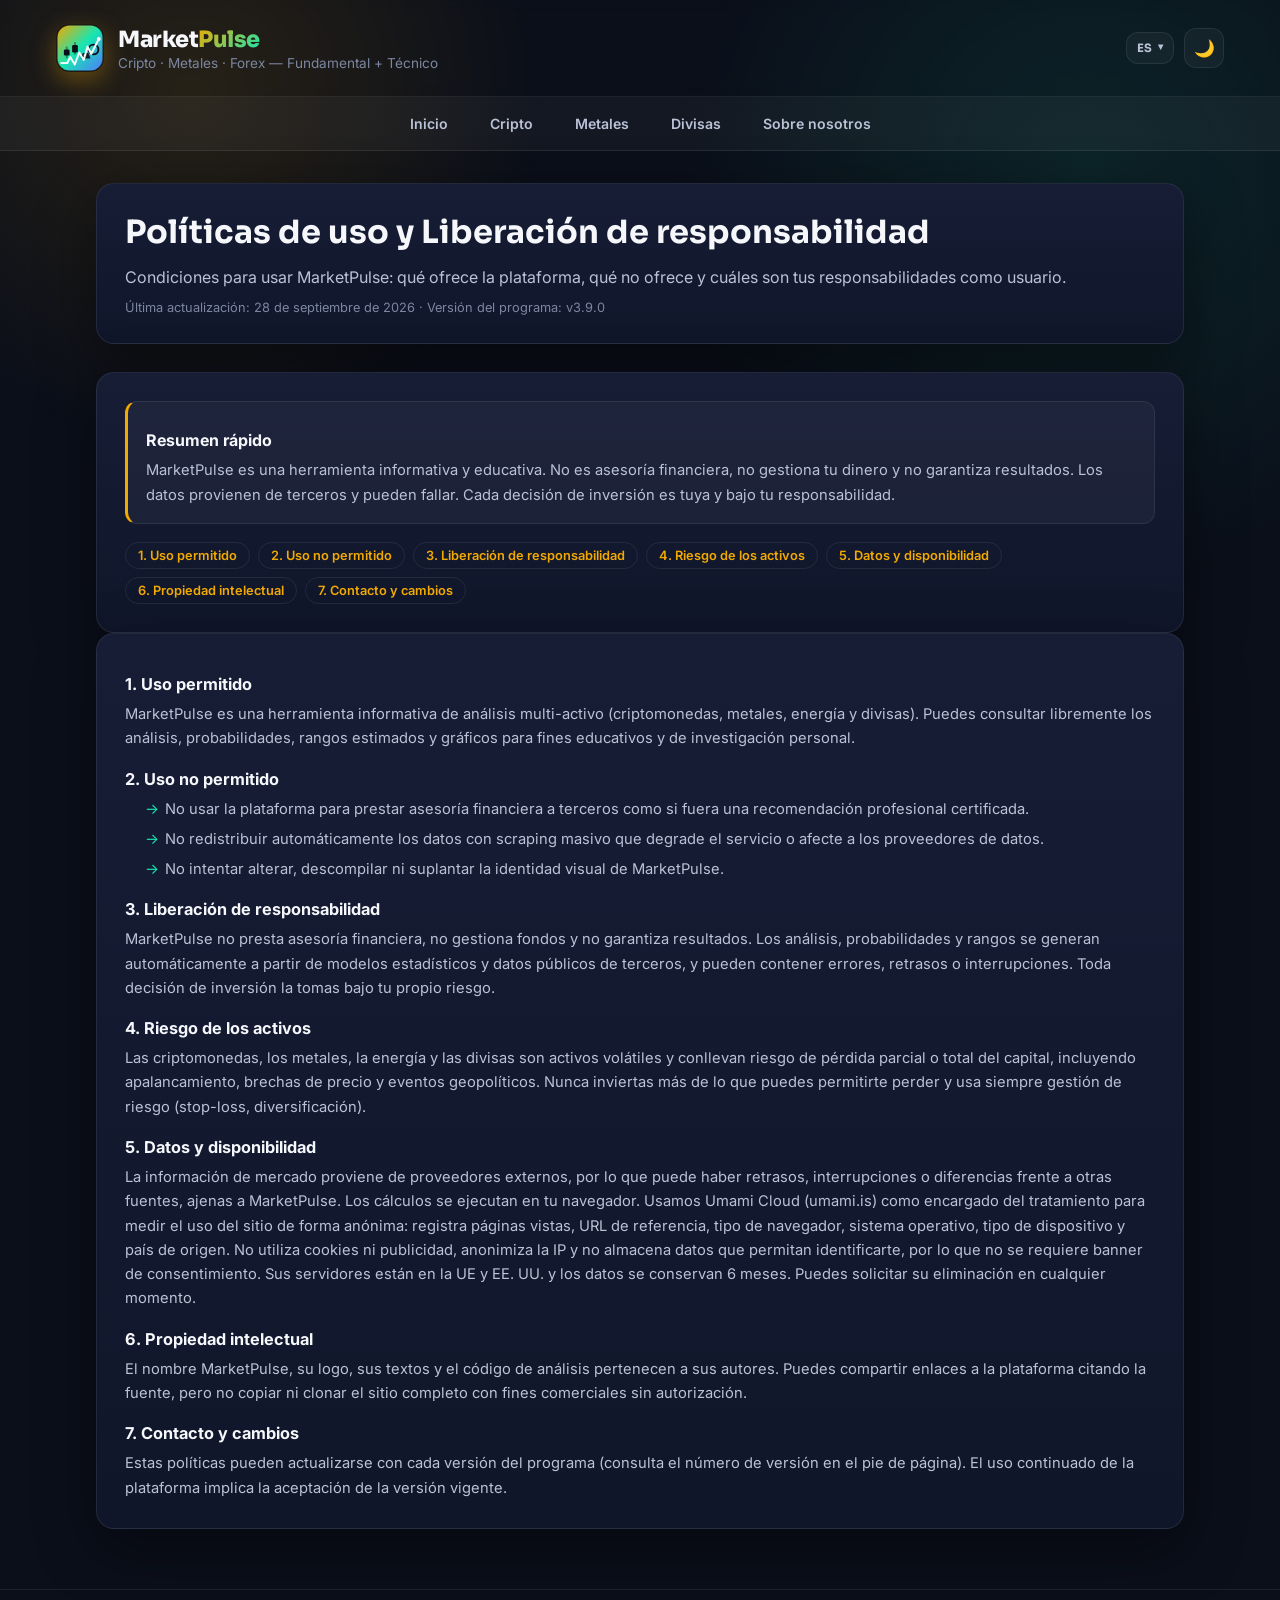
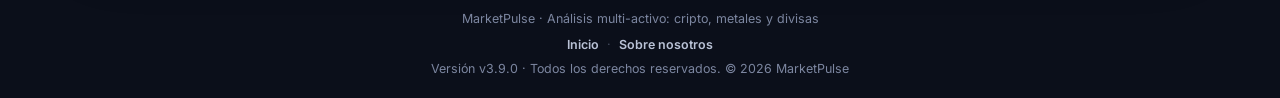
<file: legal.html>
<!DOCTYPE html>
<html lang="es">
<head>
<meta charset="UTF-8">
<meta name="viewport" content="width=device-width, initial-scale=1.0">
<title data-i18n="legalTitle">MarketPulse — Políticas de uso y Liberación de responsabilidad</title>
<meta name="description" content="Políticas de uso, liberación de responsabilidad y aviso de riesgo de MarketPulse, plataforma de análisis multi-activo (cripto, metales y divisas).">
<meta name="color-scheme" content="dark light">
<meta name="theme-color" content="#0b0f1a" media="(prefers-color-scheme: dark)">
<meta name="theme-color" content="#f4f6fb" media="(prefers-color-scheme: light)">
<link rel="canonical" href="https://matthtorres.github.io/MarketPulse/legal.html">
<meta property="og:type" content="website">
<meta property="og:site_name" content="MarketPulse">
<meta property="og:locale" content="es_ES">
<meta property="og:title" content="MarketPulse — Políticas de uso y liberación de responsabilidad">
<meta property="og:description" content="Políticas de uso, liberación de responsabilidad y aviso de riesgo de MarketPulse, plataforma de análisis multi-activo (cripto, metales y divisas).">
<meta property="og:url" content="https://matthtorres.github.io/MarketPulse/legal.html">
<meta property="og:image" content="https://matthtorres.github.io/MarketPulse/assets/og-marketpulse.png">
<meta property="og:image:width" content="1200">
<meta property="og:image:height" content="630">
<meta property="og:image:alt" content="MarketPulse — Cripto, metales y divisas: análisis diario">
<meta name="twitter:card" content="summary_large_image">
<meta name="twitter:title" content="MarketPulse — Políticas de uso y liberación de responsabilidad">
<meta name="twitter:description" content="Políticas de uso, liberación de responsabilidad y aviso de riesgo de MarketPulse, plataforma de análisis multi-activo (cripto, metales y divisas).">
<meta name="twitter:image" content="https://matthtorres.github.io/MarketPulse/assets/og-marketpulse.png">
<link rel="apple-touch-icon" href="assets/apple-touch-icon.png">
<link rel="icon" type="image/svg+xml" href="assets/logo-marketpulse.svg">
<link rel="preconnect" href="https://fonts.googleapis.com">
<link rel="preconnect" href="https://fonts.gstatic.com" crossorigin>
<link href="https://fonts.googleapis.com/css2?family=Sora:wght@400;600;700;800&family=Inter:wght@400;500;600&display=swap" rel="stylesheet">
<link rel="stylesheet" href="css/style.css?v=11">
</head>
<body data-page="legal">
  <div class="bg-glow"></div>

  <header class="topbar">
    <div class="brand">
      <img src="assets/logo-marketpulse.svg" alt="MarketPulse" class="brand-icon" width="48" height="48">
      <div>
        <h1>Market<span class="brand-accent">Pulse</span></h1>
        <p class="tagline" data-i18n="homeTagline">Cripto · Metales · Forex — Fundamental + Técnico</p>
      </div>
    </div>
    <div class="header-controls">
      <div class="lang-switch">
  <button class="lang-btn" id="langToggle" type="button" aria-haspopup="true" aria-expanded="false" aria-controls="langMenu" aria-label="Idioma / Language">
    <span id="langCurrent">ES</span><span class="lang-caret" aria-hidden="true">&#9662;</span>
  </button>
  <div class="lang-menu" id="langMenu" role="menu" hidden>
    <button class="lang-option" type="button" role="menuitemradio" data-lang="es" aria-current="true"><span class="lang-option-code">ES</span><span class="lang-option-name" data-i18n="langEsName">Espa&ntilde;ol</span><span class="lang-option-flag" aria-hidden="true">&#9679;</span></button>
    <button class="lang-option" type="button" role="menuitemradio" data-lang="en" aria-current="false"><span class="lang-option-code">EN</span><span class="lang-option-name" data-i18n="langEnName">English</span><span class="lang-option-flag" aria-hidden="true">&#9679;</span></button>
    <button class="lang-option" type="button" role="menuitemradio" data-lang="pt" aria-current="false"><span class="lang-option-code">PT</span><span class="lang-option-name" data-i18n="langPtName">Portugu&ecirc;s</span><span class="lang-option-flag" aria-hidden="true">&#9679;</span></button>
  </div>
</div>
      <button class="theme-btn" id="themeToggle" type="button" aria-label="Cambiar tema">🌙</button>
    </div>
  </header>

  <nav class="main-nav" aria-label="Navegación principal">
    <a href="index.html" class="nav-link" data-i18n="navHome">Inicio</a>
    <a href="analysis.html?coin=bitcoin" class="nav-link" data-i18n="navAnalysis">Cripto</a>
    <a href="metals.html?asset=gold" class="nav-link" data-i18n="navMetals">Metales</a>
    <a href="forex.html?pair=eurusd" class="nav-link" data-i18n="navForex">Divisas</a>
    <a href="about.html" class="nav-link" data-i18n="navAbout">Sobre nosotros</a>
  </nav>

  <main class="container">
    <section class="hero card">
      <h2 data-i18n="legalHeroTitle">Políticas de uso y Liberación de responsabilidad</h2>
      <p class="hero-text" data-i18n="legalHeroText">Condiciones para usar MarketPulse: qué ofrece la plataforma, qué no ofrece y cuáles son tus responsabilidades como usuario.</p>
      <p class="legal-updated">
        <span data-i18n="legalUpdated">Última actualización:</span> <span data-app-release>—</span>
        · <span data-i18n="legalVersion">Versión del programa:</span> <span data-app-version>—</span>
      </p>
    </section>

    <section class="card legal-card">
      <div class="legal-note">
        <h3 data-i18n="legalSummaryTitle">Resumen rápido</h3>
        <p data-i18n="legalSummaryText">MarketPulse es una herramienta informativa y educativa. No es asesoría financiera, no gestiona tu dinero y no garantiza resultados. Los datos provienen de terceros y pueden fallar. Cada decisión de inversión es tuya y bajo tu responsabilidad.</p>
      </div>

      <nav class="legal-toc" aria-label="Índice de la política">
        <a href="#uso" data-i18n="legalUseTitle">1. Uso permitido</a>
        <a href="#uso-prohibido" data-i18n="legalMisuseTitle">2. Uso no permitido</a>
        <a href="#responsabilidad" data-i18n="legalRiskTitle">3. Liberación de responsabilidad</a>
        <a href="#riesgo" data-i18n="legalVolTitle">4. Riesgo de los activos</a>
        <a href="#datos" data-i18n="legalDataTitle">5. Datos y disponibilidad</a>
        <a href="#propiedad" data-i18n="legalIpTitle">6. Propiedad intelectual</a>
        <a href="#cambios" data-i18n="legalContactTitle">7. Contacto y cambios</a>
      </nav>
    </section>
    <section class="card legal-card">
      <h3 id="uso" data-i18n="legalUseTitle">1. Uso permitido</h3>
      <p data-i18n="legalUseText">MarketPulse es una herramienta informativa de análisis multi-activo (criptomonedas, metales, energía y divisas). Puedes consultar libremente los análisis, probabilidades, rangos estimados y gráficos para fines educativos y de investigación personal.</p>

      <h3 id="uso-prohibido" data-i18n="legalMisuseTitle">2. Uso no permitido</h3>
      <ul class="reco-details">
        <li data-i18n="legalMisuse1">No usar la plataforma para prestar asesoría financiera a terceros como si fuera una recomendación profesional certificada.</li>
        <li data-i18n="legalMisuse2">No redistribuir automáticamente los datos con scraping masivo que degrade el servicio o afecte a los proveedores de datos.</li>
        <li data-i18n="legalMisuse3">No intentar alterar, descompilar ni suplantar la identidad visual de MarketPulse.</li>
      </ul>

      <h3 id="responsabilidad" data-i18n="legalRiskTitle">3. Liberación de responsabilidad</h3>
      <p data-i18n="legalRiskText">MarketPulse no presta asesoría financiera, no gestiona fondos y no garantiza resultados. Los análisis, probabilidades y rangos se generan automáticamente a partir de modelos estadísticos y datos públicos de terceros, y pueden contener errores, retrasos o interrupciones. Toda decisión de inversión la tomas bajo tu propio riesgo.</p>

      <h3 id="riesgo" data-i18n="legalVolTitle">4. Riesgo de los activos</h3>
      <p data-i18n="legalVolText">Las criptomonedas, los metales, la energía y las divisas son activos volátiles y conllevan riesgo de pérdida parcial o total del capital, incluyendo apalancamiento, brechas de precio y eventos geopolíticos. Nunca inviertas más de lo que puedes permitirte perder y usa siempre gestión de riesgo (stop-loss, diversificación).</p>

      <h3 id="datos" data-i18n="legalDataTitle">5. Datos y disponibilidad</h3>
      <p data-i18n="legalDataText">La información de mercado proviene de proveedores externos, por lo que puede haber retrasos, interrupciones o diferencias frente a otras fuentes, ajenas a MarketPulse. Los cálculos se ejecutan en tu navegador. Usamos Umami Cloud (umami.is) como encargado del tratamiento para medir el uso del sitio de forma anónima: registra páginas vistas, URL de referencia, tipo de navegador, sistema operativo, tipo de dispositivo y país de origen. No utiliza cookies ni publicidad, anonimiza la IP y no almacena datos que permitan identificarte, por lo que no se requiere banner de consentimiento. Sus servidores están en la UE y EE. UU. y los datos se conservan 6 meses. Puedes solicitar su eliminación en cualquier momento.</p>

      <h3 id="propiedad" data-i18n="legalIpTitle">6. Propiedad intelectual</h3>
      <p data-i18n="legalIpText">El nombre MarketPulse, su logo, sus textos y el código de análisis pertenecen a sus autores. Puedes compartir enlaces a la plataforma citando la fuente, pero no copiar ni clonar el sitio completo con fines comerciales sin autorización.</p>

      <h3 id="cambios" data-i18n="legalContactTitle">7. Contacto y cambios</h3>
      <p data-i18n="legalContactText">Estas políticas pueden actualizarse con cada versión del programa (consulta el número de versión en el pie de página). El uso continuado de la plataforma implica la aceptación de la versión vigente.</p>
    </section>
  </main>

  <footer class="footer">
    <div class="footer-inner">
      <p class="footer-meta" data-i18n="footerBrandLine">MarketPulse · Análisis multi-activo: cripto, metales y divisas</p>
      <nav class="footer-links" aria-label="Enlaces del sitio">
        <a href="index.html" data-i18n="navHome">Inicio</a>
        <span class="footer-sep">·</span>
        <a href="about.html" data-i18n="navAbout">Sobre nosotros</a>
      </nav>
      <p class="footer-meta">
        <span data-i18n="footerVersion">Versión</span> <span data-app-version>v3.9.0</span>
        · <span data-i18n="footerRights">Todos los derechos reservados.</span>
        © <span data-app-year>2026</span> MarketPulse
      </p>
    </div>
  </footer>

  <script defer src="js/version.js?v=22"></script>
  <script defer src="js/site.js?v=24"></script>
  <!-- Analitica: Umami Cloud. Sin cookies y con IP anonimizada, por eso no
       hay banner de consentimiento. Ver el punto 5 de legal.html. -->
  <script defer src="https://cloud.umami.is/script.js" data-website-id="4cf0d311-0c95-4144-ac88-d9d34998c5bc"></script>
</body>
</html>
</file>
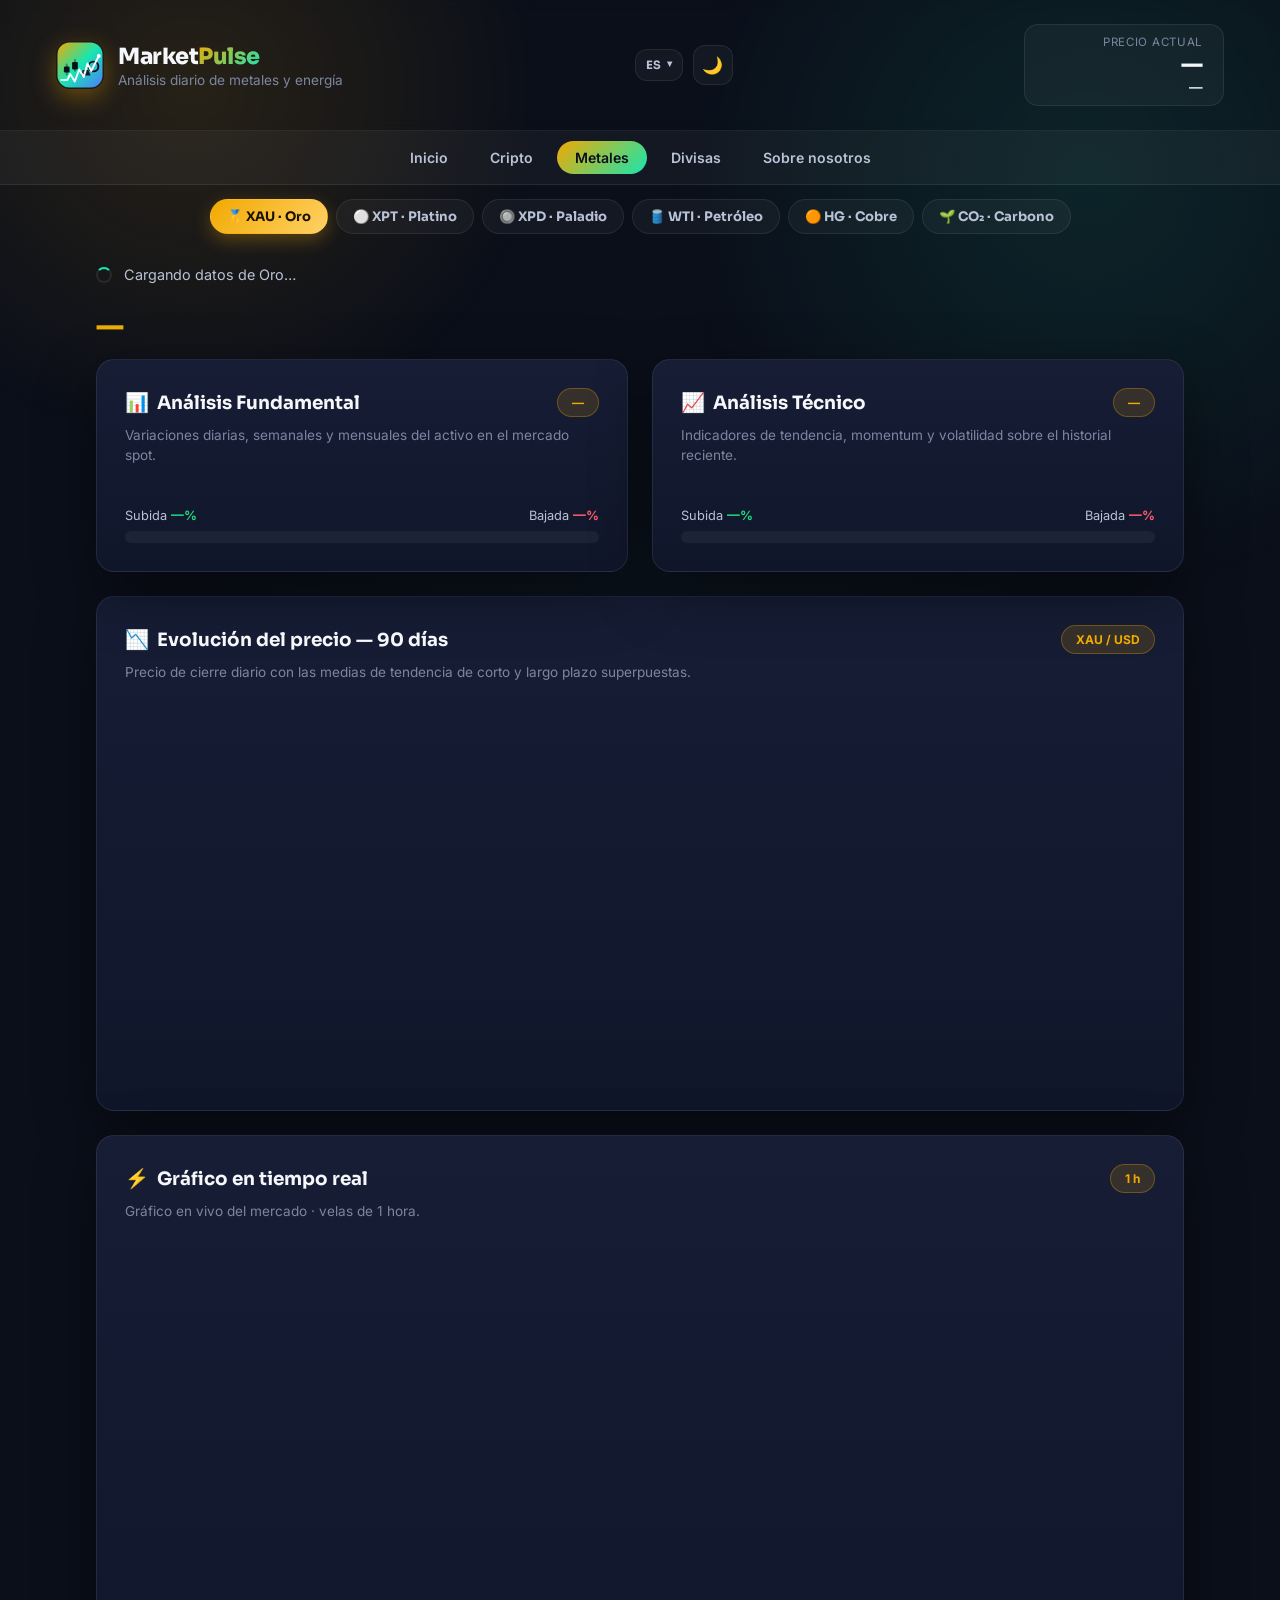
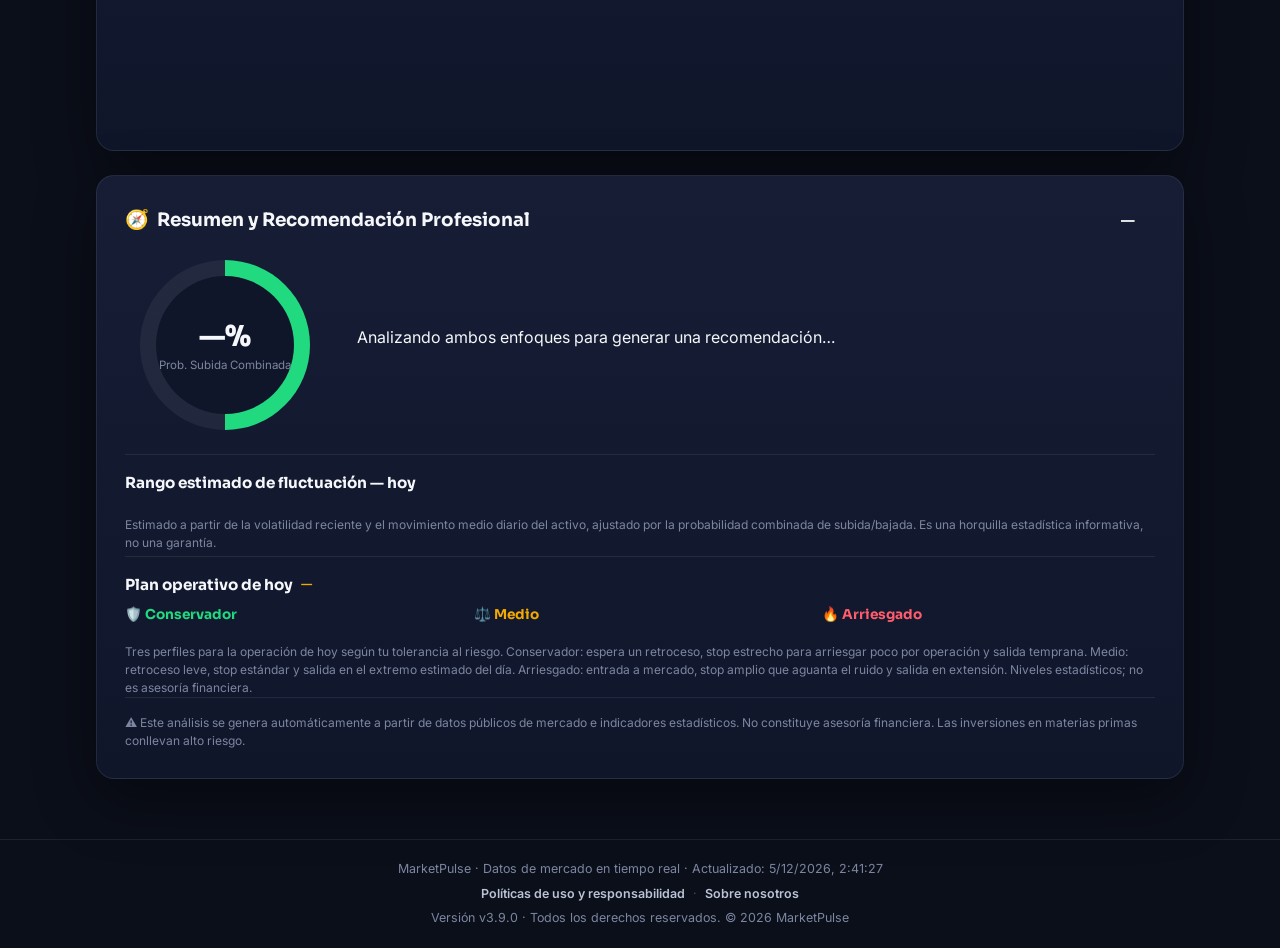
<file: metals.html>
<!DOCTYPE html>
<html lang="es">
<head>
<meta charset="UTF-8">
<meta name="viewport" content="width=device-width, initial-scale=1.0">
<title data-i18n="docTitle">MarketPulse — Análisis de Metales y Energía</title>
<meta name="description" content="Oro, platino, paladio, cobre y petróleo WTI: visión fundamental, lectura técnica, probabilidades, rango estimado del día y recomendación profesional.">
<meta name="color-scheme" content="dark light">
<meta name="theme-color" content="#0b0f1a" media="(prefers-color-scheme: dark)">
<meta name="theme-color" content="#f4f6fb" media="(prefers-color-scheme: light)">
<link rel="canonical" href="https://matthtorres.github.io/MarketPulse/metals.html">
<meta property="og:type" content="website">
<meta property="og:site_name" content="MarketPulse">
<meta property="og:locale" content="es_ES">
<meta property="og:title" content="MarketPulse — Análisis diario de metales y energía">
<meta property="og:description" content="Oro, platino, paladio, cobre y petróleo WTI: visión fundamental, lectura técnica, probabilidades, rango estimado del día y recomendación profesional.">
<meta property="og:url" content="https://matthtorres.github.io/MarketPulse/metals.html">
<meta property="og:image" content="https://matthtorres.github.io/MarketPulse/assets/og-marketpulse.png">
<meta property="og:image:width" content="1200">
<meta property="og:image:height" content="630">
<meta property="og:image:alt" content="MarketPulse — Cripto, metales y divisas: análisis diario">
<meta name="twitter:card" content="summary_large_image">
<meta name="twitter:title" content="MarketPulse — Análisis diario de metales y energía">
<meta name="twitter:description" content="Oro, platino, paladio, cobre y petróleo WTI: visión fundamental, lectura técnica, probabilidades, rango estimado del día y recomendación profesional.">
<meta name="twitter:image" content="https://matthtorres.github.io/MarketPulse/assets/og-marketpulse.png">
<link rel="apple-touch-icon" href="assets/apple-touch-icon.png">
<link rel="icon" type="image/svg+xml" href="assets/logo-marketpulse.svg">
<link rel="preconnect" href="https://fonts.googleapis.com">
<link rel="preconnect" href="https://fonts.gstatic.com" crossorigin>
<link rel="preconnect" href="https://cdn.jsdelivr.net">
<link rel="dns-prefetch" href="https://api.allorigins.win">
<link rel="dns-prefetch" href="https://api.cors.lol">
<link rel="dns-prefetch" href="https://api.gold-api.com">
<link rel="dns-prefetch" href="https://api.binance.com">
<link rel="dns-prefetch" href="https://s3.tradingview.com">
<link href="https://fonts.googleapis.com/css2?family=Sora:wght@400;600;700;800&family=Inter:wght@400;500;600&display=swap" rel="stylesheet">
<link rel="stylesheet" href="css/style.css?v=11">
</head>
<body data-page="metals">
  <div class="bg-glow"></div>

  <header class="topbar">
    <div class="brand">
      <img src="assets/logo-marketpulse.svg" alt="MarketPulse" class="brand-icon" width="48" height="48">
      <div>
        <h1>Market<span class="brand-accent">Pulse</span></h1>
        <p class="tagline" data-i18n="tagline">Análisis diario de metales y energía</p>
      </div>
    </div>
    <div class="header-controls">
      <div class="lang-switch">
  <button class="lang-btn" id="langToggle" type="button" aria-haspopup="true" aria-expanded="false" aria-controls="langMenu" aria-label="Idioma / Language">
    <span id="langCurrent">ES</span><span class="lang-caret" aria-hidden="true">&#9662;</span>
  </button>
  <div class="lang-menu" id="langMenu" role="menu" hidden>
    <button class="lang-option" type="button" role="menuitemradio" data-lang="es" aria-current="true"><span class="lang-option-code">ES</span><span class="lang-option-name" data-i18n="langEsName">Espa&ntilde;ol</span><span class="lang-option-flag" aria-hidden="true">&#9679;</span></button>
    <button class="lang-option" type="button" role="menuitemradio" data-lang="en" aria-current="false"><span class="lang-option-code">EN</span><span class="lang-option-name" data-i18n="langEnName">English</span><span class="lang-option-flag" aria-hidden="true">&#9679;</span></button>
    <button class="lang-option" type="button" role="menuitemradio" data-lang="pt" aria-current="false"><span class="lang-option-code">PT</span><span class="lang-option-name" data-i18n="langPtName">Portugu&ecirc;s</span><span class="lang-option-flag" aria-hidden="true">&#9679;</span></button>
  </div>
</div>
      <button class="theme-btn" id="themeToggle" type="button" aria-label="Cambiar tema">🌙</button>
    </div>
    <div class="price-box" id="priceBox">
      <span class="price-label" data-i18n="priceLabel">Precio actual</span>
      <span class="price-value" id="currentPrice">—</span>
      <span class="price-change" id="priceChange">—</span>
    </div>
  </header>

  <nav class="main-nav" aria-label="Navegación principal">
    <a href="index.html" class="nav-link" data-i18n="navHome">Inicio</a>
    <a href="analysis.html?coin=bitcoin" class="nav-link" data-i18n="navAnalysis">Cripto</a>
    <a href="metals.html?asset=gold" class="nav-link active" data-i18n="navMetals" aria-current="page">Metales</a>
    <a href="forex.html?pair=eurusd" class="nav-link" data-i18n="navForex">Divisas</a>
    <a href="about.html" class="nav-link" data-i18n="navAbout">Sobre nosotros</a>
  </nav>

  <div class="coin-tabs" id="assetTabs" role="tablist" aria-label="Activos">
    <a class="coin-tab" href="metals.html?asset=gold" data-asset="gold">🥇 XAU · Oro</a>
    <a class="coin-tab" href="metals.html?asset=platinum" data-asset="platinum">⚪ XPT · Platino</a>
    <a class="coin-tab" href="metals.html?asset=palladium" data-asset="palladium">🔘 XPD · Paladio</a>
    <a class="coin-tab" href="metals.html?asset=oil" data-asset="oil">🛢️ WTI · Petróleo</a>
    <a class="coin-tab" href="metals.html?asset=copper" data-asset="copper">🟠 HG · Cobre</a>
    <a class="coin-tab" href="metals.html?asset=carbon" data-asset="carbon">🌱 CO₂ · Carbono</a>
  </div>

  <main class="container">
    <section class="status-row" id="statusRow">
      <div class="loader"></div>
      <p id="statusText" data-i18n="statusLoading">Cargando datos del mercado en tiempo real…</p>
    </section>

    <!-- Activo seleccionado -->
    <div class="coin-banner" id="assetBanner">—</div>

    <section class="cards-grid">
      <!-- Análisis Fundamental -->
      <article class="card" id="fundamentalCard">
        <div class="card-header">
          <h2><span class="icon">📊</span> <span data-i18n="fundTitle">Análisis Fundamental</span></h2>
          <span class="badge" id="fundBadge">—</span>
        </div>
        <p class="card-desc" data-i18n="fundDesc">Variaciones diarias, semanales y mensuales del activo en el mercado spot.</p>
        <div class="metrics-list" id="fundMetrics"></div>
        <div class="prob-bar-wrap">
          <div class="prob-labels">
            <span class="up-label"><span data-i18n="up">Subida</span> <b id="fundUp">—%</b></span>
            <span class="down-label"><span data-i18n="down">Bajada</span> <b id="fundDown">—%</b></span>
          </div>
          <div class="prob-bar">
            <div class="prob-fill up" id="fundUpBar"></div>
            <div class="prob-fill down" id="fundDownBar"></div>
          </div>
        </div>
      </article>

      <!-- Análisis Técnico -->
      <article class="card" id="technicalCard">
        <div class="card-header">
          <h2><span class="icon">📈</span> <span data-i18n="techTitle">Análisis Técnico</span></h2>
          <span class="badge" id="techBadge">—</span>
        </div>
        <p class="card-desc" data-i18n="techDesc">Indicadores de tendencia, momentum y volatilidad sobre el historial reciente.</p>
        <div class="metrics-list" id="techMetrics"></div>
        <div class="prob-bar-wrap">
          <div class="prob-labels">
            <span class="up-label"><span data-i18n="up">Subida</span> <b id="techUp">—%</b></span>
            <span class="down-label"><span data-i18n="down">Bajada</span> <b id="techDown">—%</b></span>
          </div>
          <div class="prob-bar">
            <div class="prob-fill up" id="techUpBar"></div>
            <div class="prob-fill down" id="techDownBar"></div>
          </div>
        </div>
      </article>
    </section>

    <!-- Gráfico de precio -->
    <section class="card chart-card">
      <div class="card-header">
        <h2><span class="icon">📉</span> <span data-i18n="dailyTitle">Evolución del precio — 90 días</span></h2>
        <span class="badge" id="pairBadge">—</span>
      </div>
      <p class="card-desc" data-i18n="dailyDesc">Precio de cierre diario con las medias de tendencia de corto y largo plazo superpuestas.</p>
      <div class="chart-wrap">
        <canvas id="priceChart"></canvas>
      </div>
    </section>

    <!-- Gráfico en vivo del mercado -->
    <section class="card chart-card">
      <div class="card-header">
        <h2><span class="icon">⚡</span> <span data-i18n="liveTitle">Gráfico en tiempo real</span></h2>
        <span class="badge" id="tvBadge">—</span>
      </div>
      <p class="card-desc" data-i18n="liveDesc">Gráfico en vivo del mercado · velas de 1 hora.</p>
      <div class="tv-wrap" id="tvChart"></div>
    </section>

    <!-- Resumen y Recomendación -->
    <section class="summary-card" id="summaryCard">
      <div class="summary-header">
        <h2><span class="icon">🧭</span> <span data-i18n="summaryTitle">Resumen y Recomendación Profesional</span></h2>
        <span class="reco-pill" id="recoPill">—</span>
      </div>

      <div class="summary-body">
        <div class="combined-prob">
          <div class="combined-prob-circle" id="combinedCircle">
            <span id="combinedPct">—%</span>
            <small data-i18n="combinedLabel">Prob. Subida Combinada</small>
          </div>
        </div>
        <div class="summary-text">
          <p id="summaryText" data-i18n="summaryPlaceholder">Analizando ambos enfoques para generar una recomendación…</p>
          <ul class="reco-details" id="recoDetails"></ul>
        </div>
      </div>

      <div class="range-block">
        <h3><span data-i18n="rangeTitle">Rango estimado de fluctuación — hoy</span> <span class="range-date" id="rangeDate"></span></h3>
        <div class="range-metrics" id="rangeMetrics"></div>
        <p class="range-note" data-i18n="rangeNote">Estimado a partir de la volatilidad reciente y el movimiento medio diario del activo, ajustado por la probabilidad combinada de subida/bajada. Es una horquilla estadística informativa, no una garantía.</p>
      </div>

      <div class="range-block">
        <h3><span data-i18n="tradeTitle">Plan operativo de hoy</span> <span class="range-date" id="tradeDir">—</span></h3>
        <div class="trade-grid">
          <div class="trade-side">
            <div class="trade-side-title up" data-i18n="profileCons">🛡️ Conservador</div>
            <div class="range-metrics" id="tradeCons"></div>
          </div>
          <div class="trade-side">
            <div class="trade-side-title neutral" data-i18n="profileMed">⚖️ Medio</div>
            <div class="range-metrics" id="tradeMed"></div>
          </div>
          <div class="trade-side">
            <div class="trade-side-title down" data-i18n="profileAgg">🔥 Arriesgado</div>
            <div class="range-metrics" id="tradeAgg"></div>
          </div>
        </div>
        <p class="range-note" data-i18n="tradeNote">Tres perfiles para la operación de hoy según tu tolerancia al riesgo. Conservador: espera un retroceso, stop estrecho para arriesgar poco por operación y salida temprana. Medio: retroceso leve, stop estándar y salida en el extremo estimado del día. Arriesgado: entrada a mercado, stop amplio que aguanta el ruido y salida en extensión. Niveles estadísticos; no es asesoría financiera.</p>
      </div>

      <p class="disclaimer" data-i18n="disclaimer">
        ⚠️ Este análisis se genera automáticamente a partir de datos públicos de mercado e indicadores estadísticos.
        No constituye asesoría financiera. Las inversiones en materias primas conllevan alto riesgo.
      </p>
    </section>
  </main>

  <footer class="footer">
    <div class="footer-inner">
      <p class="footer-meta"><span data-i18n="footerPrefix">MarketPulse · Datos de mercado en tiempo real · Actualizado:</span> <span id="updateTime">—</span></p>
      <nav class="footer-links" aria-label="Enlaces del sitio">
        <a href="legal.html" data-i18n="footerLegal">Políticas de uso y responsabilidad</a>
        <span class="footer-sep">·</span>
        <a href="about.html" data-i18n="navAbout">Sobre nosotros</a>
      </nav>
      <p class="footer-meta">
        <span data-i18n="footerVersion">Versión</span> <span data-app-version>v3.9.0</span>
        · <span data-i18n="footerRights">Todos los derechos reservados.</span>
        © <span data-app-year>2026</span> MarketPulse
      </p>
    </div>
  </footer>

  <script defer src="js/version.js?v=22"></script>
  <script defer src="js/metals.js?v=23"></script>
  <!-- Analitica: Umami Cloud. Sin cookies y con IP anonimizada, por eso no
       hay banner de consentimiento. Ver el punto 5 de legal.html. -->
  <script defer src="https://cloud.umami.is/script.js" data-website-id="4cf0d311-0c95-4144-ac88-d9d34998c5bc"></script>
</body>
</html>
</file>
<file: css/style.css>
:root {
  --bg-0: #0b0f1a;
  --bg-1: #10162a;
  --bg-2: #161d35;
  --surface: rgba(255,255,255,0.04);
  --surface-border: rgba(255,255,255,0.08);
  --text-0: #f5f7fb;
  --text-1: #b9c2d6;
  --text-2: #7c86a0;
  --accent: #f2a900;
  --accent-2: #17e6b0;
  --up: #21d97f;
  --down: #ff5d6c;
  --neutral: #f2a900;
  --radius: 18px;
  --shadow: 0 20px 60px rgba(0,0,0,0.45);
  --shadow-hover: 0 26px 70px rgba(0,0,0,0.5);
  font-size: 16px;
}

[data-theme="light"] {
  --bg-0: #f4f6fb;
  --bg-1: #ffffff;
  --bg-2: #ffffff;
  --surface: rgba(16,22,42,0.04);
  --surface-border: rgba(16,22,42,0.10);
  --text-0: #10162a;
  --text-1: #444c63;
  --text-2: #6b7490;
  --shadow: 0 20px 60px rgba(16,22,42,0.10);
  --shadow-hover: 0 26px 70px rgba(16,22,42,0.16);
}

* { box-sizing: border-box; margin: 0; padding: 0; }

body {
  font-family: 'Inter', sans-serif;
  background: var(--bg-0);
  color: var(--text-0);
  min-height: 100vh;
  position: relative;
  overflow-x: hidden;
  transition: background-color 0.3s ease, color 0.3s ease;
}

h1, h2 { font-family: 'Sora', sans-serif; }

.bg-glow {
  position: fixed;
  inset: 0;
  z-index: 0;
  background:
    radial-gradient(600px circle at 15% 10%, rgba(242,169,0,0.12), transparent 60%),
    radial-gradient(700px circle at 85% 20%, rgba(23,230,176,0.10), transparent 60%),
    radial-gradient(900px circle at 50% 100%, rgba(23,230,176,0.06), transparent 60%);
  pointer-events: none;
}

/* z-index alto: el desplegable de idioma abre hacia abajo, sobre la barra de
   navegacion. Sin esto, .main-nav (z-index:1, y despues en el DOM) se pintaba
   encima y los clic iban al nav de detrás en vez de al idioma. El z-index del
   .lang-menu no bastaba: queda atrapado en el contexto de apilamiento de
   .topbar, asi que hay que subir el contenedor entero. */
.topbar {
  position: relative;
  z-index: 30;
  display: flex;
  justify-content: space-between;
  align-items: center;
  flex-wrap: wrap;
  gap: 16px;
  padding: 24px clamp(16px, 5vw, 56px);
  border-bottom: 1px solid var(--surface-border);
  backdrop-filter: blur(6px);
}

.brand { display: flex; align-items: center; gap: 14px; }

.brand-icon {
  width: 48px;
  height: 48px;
  border-radius: 14px;
  display: block;
  box-shadow: 0 8px 24px rgba(242,169,0,0.35);
}

.brand h1 { font-size: 1.4rem; font-weight: 800; letter-spacing: -0.5px; }
.brand-accent {
  background: linear-gradient(135deg, var(--accent), var(--accent-2));
  -webkit-background-clip: text;
  background-clip: text;
  -webkit-text-fill-color: transparent;
  color: transparent;
}
.tagline { color: var(--text-2); font-size: 0.85rem; margin-top: 2px; }

.header-controls {
  display: flex;
  align-items: center;
  gap: 10px;
}

/* Selector de idioma desplegable. Antes eran 3 botones en fila (ocupaban
   demasiado en móvil); ahora solo se ve el idioma activo y el resto se abre
   hacia abajo. .lang-switch pasa a ser el contenedor posicionado. */
.lang-switch {
  position: relative;
}

.lang-btn {
  display: flex;
  align-items: center;
  gap: 6px;
  border: 1px solid var(--surface-border);
  background: var(--surface);
  color: var(--text-1);
  font-family: 'Sora', sans-serif;
  font-size: 0.72rem;
  font-weight: 700;
  padding: 8px 10px;
  border-radius: 12px;
  cursor: pointer;
  transition: background 0.2s, color 0.2s, border-color 0.2s;
}
.lang-btn:hover { border-color: var(--accent); color: var(--text-0); }
/* El chevron gira al abrir: se rota, no se cambia, para no depender de una
   fuente de iconos ni de dos caracteres distintos entre temas. */
.lang-caret {
  transition: transform 0.2s;
  font-size: 0.6rem;
  line-height: 1;
}
.lang-btn[aria-expanded="true"] .lang-caret { transform: rotate(180deg); }

.lang-menu {
  position: absolute;
  top: calc(100% + 6px);
  right: 0;
  z-index: 40;
  min-width: 168px;
  display: flex;
  flex-direction: column;
  gap: 2px;
  padding: 6px;
  /* Fondo opaco a proposito: con --surface (4% de blanco) se transparenta el
     contenido de debajo. --bg-2 es solido en los dos temas. */
  background: var(--bg-2);
  border: 1px solid var(--surface-border);
  border-radius: 14px;
  box-shadow: 0 18px 40px rgba(0, 0, 0, 0.55);
  isolation: isolate;
  /* Oculto por defecto. [hidden] es lo que hace display:none cuando el menu
     esta desplegado con JS, para que el atributo mande sobre el display. */
  animation: langMenuIn 0.16s ease-out;
}
.lang-menu[hidden] { display: none; }

@keyframes langMenuIn {
  from { opacity: 0; transform: translateY(-6px); }
  to { opacity: 1; transform: translateY(0); }
}

.lang-option {
  display: flex;
  align-items: center;
  gap: 10px;
  width: 100%;
  padding: 9px 10px;
  border: none;
  border-radius: 10px;
  background: transparent;
  color: var(--text-1);
  font-family: 'Sora', sans-serif;
  font-size: 0.82rem;
  font-weight: 600;
  text-align: left;
  cursor: pointer;
  transition: background 0.15s, color 0.15s;
}
/* Hover con tinte de acento: antes usaba --bg-2, que ahora es justo el fondo
   del menu, asi que el resalte seria invisible. */
.lang-option:hover { background: rgba(242, 169, 0, 0.14); color: var(--text-0); }
.lang-option:focus-visible { outline: 2px solid var(--accent); outline-offset: -2px; }
.lang-option[aria-current="true"] { color: var(--accent); }
.lang-option-code {
  flex: 0 0 30px;
  font-size: 0.7rem;
  font-weight: 800;
  letter-spacing: 0.04em;
  color: var(--text-2);
}
.lang-option[aria-current="true"] .lang-option-code { color: var(--accent); }
.lang-option-name { flex: 1 1 auto; }
/* Punto de la opcion activa: marca visual sin depender solo del color. */
.lang-option-flag { flex: 0 0 auto; font-size: 0.7rem; color: var(--accent); }

@media (prefers-reduced-motion: reduce) {
  .lang-menu { animation: none; }
  .lang-caret { transition: none; }
}

.theme-btn {
  width: 40px; height: 40px;
  border-radius: 12px;
  background: var(--surface);
  border: 1px solid var(--surface-border);
  cursor: pointer;
  font-size: 1.05rem;
  transition: border-color 0.2s, transform 0.2s;
}
.theme-btn:hover { border-color: var(--accent); transform: translateY(-1px); }

.price-box {
  display: flex;
  flex-direction: column;
  align-items: flex-end;
  background: var(--surface);
  border: 1px solid var(--surface-border);
  padding: 10px 20px;
  border-radius: 14px;
  min-width: 200px;
}
.price-label { font-size: 0.72rem; color: var(--text-2); text-transform: uppercase; letter-spacing: 0.06em; }
.price-value { font-size: 1.5rem; font-weight: 800; font-family: 'Sora', sans-serif; }
.price-change { font-size: 0.85rem; font-weight: 600; }
.price-change.up { color: var(--up); }
.price-change.down { color: var(--down); }

.container {
  position: relative;
  z-index: 1;
  max-width: 1200px;
  margin: 0 auto;
  padding: 32px clamp(16px, 5vw, 56px) 60px;
}

.status-row {
  display: flex;
  align-items: center;
  gap: 12px;
  color: var(--text-1);
  font-size: 0.9rem;
  margin-bottom: 24px;
}

.loader {
  width: 16px; height: 16px;
  border-radius: 50%;
  border: 2px solid var(--surface-border);
  border-top-color: var(--accent-2);
  animation: spin 0.8s linear infinite;
}
.loader.done { display: none; }
@keyframes spin { to { transform: rotate(360deg); } }

.cards-grid {
  display: grid;
  grid-template-columns: repeat(auto-fit, minmax(340px, 1fr));
  gap: 24px;
  margin-bottom: 24px;
}

.card, .summary-card {
  background: linear-gradient(180deg, var(--bg-2), var(--bg-1));
  border: 1px solid var(--surface-border);
  border-radius: var(--radius);
  padding: 28px;
  box-shadow: var(--shadow);
  transition: transform 0.25s ease, box-shadow 0.25s ease;
}
.card:hover { transform: translateY(-4px); box-shadow: var(--shadow-hover); }

.card-header, .summary-header {
  display: flex;
  align-items: center;
  justify-content: space-between;
  gap: 12px;
  margin-bottom: 8px;
  flex-wrap: wrap;
}

.card-header h2, .summary-header h2 {
  font-size: 1.15rem;
  display: flex;
  align-items: center;
  gap: 8px;
}
.icon { font-size: 1.2rem; }

.badge {
  font-size: 0.75rem;
  font-weight: 700;
  padding: 6px 14px;
  border-radius: 999px;
  background: rgba(242,169,0,0.15);
  color: var(--accent);
  border: 1px solid rgba(242,169,0,0.3);
  white-space: nowrap;
}
.badge.up { background: rgba(33,217,127,0.15); color: var(--up); border-color: rgba(33,217,127,0.3); }
.badge.down { background: rgba(255,93,108,0.15); color: var(--down); border-color: rgba(255,93,108,0.3); }

.card-desc { color: var(--text-2); font-size: 0.85rem; margin-bottom: 20px; line-height: 1.5; }

.metrics-list {
  display: flex;
  flex-direction: column;
  gap: 10px;
  margin-bottom: 22px;
}

.metric-row {
  display: flex;
  justify-content: space-between;
  align-items: center;
  padding: 10px 14px;
  background: var(--surface);
  border: 1px solid var(--surface-border);
  border-radius: 12px;
  font-size: 0.86rem;
}
.metric-name { color: var(--text-1); }
.metric-value { font-weight: 700; font-family: 'Sora', sans-serif; }
.metric-value.up { color: var(--up); }
.metric-value.down { color: var(--down); }
.metric-value.neutral { color: var(--neutral); }

.prob-bar-wrap { margin-top: 6px; }
.prob-labels {
  display: flex;
  justify-content: space-between;
  font-size: 0.8rem;
  color: var(--text-1);
  margin-bottom: 8px;
}
.up-label b { color: var(--up); }
.down-label b { color: var(--down); }

.prob-bar {
  display: flex;
  height: 12px;
  border-radius: 999px;
  overflow: hidden;
  background: rgba(255,255,255,0.05);
}
.prob-fill { height: 100%; transition: width 0.8s ease; }
.prob-fill.up { background: linear-gradient(90deg, #17e6b0, #21d97f); }
.prob-fill.down { background: linear-gradient(90deg, #ff5d6c, #ff8a7a); }

.summary-card { margin-top: 6px; }

.reco-pill {
  font-size: 0.85rem;
  font-weight: 800;
  padding: 8px 20px;
  border-radius: 999px;
  letter-spacing: 0.03em;
}
.reco-pill.buy { background: rgba(33,217,127,0.18); color: var(--up); border: 1px solid rgba(33,217,127,0.4); }
.reco-pill.sell { background: rgba(255,93,108,0.18); color: var(--down); border: 1px solid rgba(255,93,108,0.4); }
.reco-pill.hold { background: rgba(242,169,0,0.18); color: var(--accent); border: 1px solid rgba(242,169,0,0.4); }

.summary-body {
  display: grid;
  grid-template-columns: 200px 1fr;
  gap: 32px;
  align-items: center;
  margin: 24px 0;
}

.combined-prob { display: flex; justify-content: center; }

.combined-prob-circle {
  width: 170px; height: 170px;
  border-radius: 50%;
  display: flex;
  flex-direction: column;
  align-items: center;
  justify-content: center;
  background: conic-gradient(var(--up) 0% var(--pct, 50%), rgba(255,255,255,0.06) var(--pct, 50%) 100%);
  position: relative;
}
.combined-prob-circle::before {
  content: "";
  position: absolute;
  width: 138px; height: 138px;
  border-radius: 50%;
  background: var(--bg-1);
}
.combined-prob-circle span, .combined-prob-circle small {
  position: relative; z-index: 1;
}
.combined-prob-circle span { font-size: 1.8rem; font-weight: 800; font-family: 'Sora', sans-serif; }
.combined-prob-circle small { color: var(--text-2); font-size: 0.72rem; margin-top: 4px; text-align: center; padding: 0 10px; }

.summary-text p { color: var(--text-0); font-size: 1rem; line-height: 1.6; margin-bottom: 14px; }

.reco-details { list-style: none; display: flex; flex-direction: column; gap: 8px; }
.reco-details li {
  font-size: 0.86rem;
  color: var(--text-1);
  padding-left: 20px;
  position: relative;
}
.reco-details li::before {
  content: "→";
  position: absolute; left: 0;
  color: var(--accent-2);
}

.disclaimer {
  font-size: 0.75rem;
  color: var(--text-2);
  border-top: 1px solid var(--surface-border);
  padding-top: 16px;
  line-height: 1.5;
}

.footer {
  position: relative; z-index: 1;
  text-align: center;
  padding: 20px;
  color: var(--text-2);
  font-size: 0.78rem;
  border-top: 1px solid var(--surface-border);
}
.footer-inner {
  max-width: 1100px;
  margin: 0 auto;
  display: flex;
  flex-direction: column;
  gap: 8px;
  align-items: center;
}
.footer-links {
  display: flex;
  gap: 8px;
  align-items: center;
  justify-content: center;
  flex-wrap: wrap;
}
.footer-links a {
  color: var(--text-1);
  text-decoration: none;
  font-weight: 600;
}
.footer-links a:hover { color: var(--accent); text-decoration: underline; }
.footer-sep { opacity: 0.5; }
.footer-meta { line-height: 1.5; }

/* ---------- Página legal ---------- */
.legal-card h3 { margin: 18px 0 8px; font-size: 1.02rem; scroll-margin-top: 90px; }
.legal-card h3:first-of-type { margin-top: 12px; }
.legal-card p, .legal-card li { color: var(--text-1); font-size: 0.92rem; line-height: 1.65; }
.legal-card ul { padding-left: 20px; display: flex; flex-direction: column; gap: 6px; margin: 8px 0; }
.legal-updated { color: var(--text-2); font-size: 0.8rem; margin-top: 10px; }
.legal-note {
  background: var(--surface);
  border: 1px solid var(--surface-border);
  border-left: 3px solid var(--accent);
  border-radius: 12px;
  padding: 16px 18px;
}
.legal-note h3 { margin: 0 0 8px; font-size: 1rem; }
.legal-toc { display: flex; flex-wrap: wrap; gap: 8px; margin-top: 18px; }
.legal-toc a {
  color: var(--text-1);
  border: 1px solid var(--surface-border);
  border-radius: 999px;
  padding: 5px 12px;
  font-size: 0.8rem;
  text-decoration: none;
  transition: color 0.2s ease, border-color 0.2s ease;
}
.legal-toc a:hover { color: var(--accent); border-color: var(--accent); }
.about-card a, .legal-card a { color: var(--accent); font-weight: 600; }

.chart-card { margin-bottom: 24px; }

/* ---------- Botón Reintentar ---------- */
.retry-btn {
  border: 1px solid var(--accent);
  background: rgba(242,169,0,0.12);
  color: var(--accent);
  font-family: 'Sora', sans-serif;
  font-size: 0.78rem;
  font-weight: 700;
  padding: 6px 16px;
  border-radius: 999px;
  cursor: pointer;
  transition: background 0.2s, transform 0.15s;
  white-space: nowrap;
}
.retry-btn:hover { background: rgba(242,169,0,0.22); transform: translateY(-1px); }

/* ---------- Navegación principal ---------- */
.main-nav {
  position: relative;
  z-index: 1;
  display: flex;
  justify-content: center;
  gap: 6px;
  padding: 10px clamp(16px, 5vw, 56px);
  border-bottom: 1px solid var(--surface-border);
  background: var(--surface);
  flex-wrap: wrap;
}
.nav-link {
  color: var(--text-1);
  text-decoration: none;
  font-size: 0.88rem;
  font-weight: 600;
  padding: 8px 18px;
  border-radius: 999px;
  transition: background 0.2s, color 0.2s;
}
.nav-link:hover { background: var(--surface); color: var(--text-0); }
.nav-link.active {
  background: linear-gradient(135deg, var(--accent), var(--accent-2));
  color: #0b0f1a;
}

/* ---------- Pestañas de cripto ---------- */
.coin-tabs {
  position: relative;
  z-index: 1;
  display: flex;
  justify-content: center;
  gap: 8px;
  padding: 14px clamp(16px, 5vw, 56px) 0;
  flex-wrap: wrap;
}
.coin-tab {
  text-decoration: none;
  font-size: 0.82rem;
  font-weight: 700;
  font-family: 'Sora', sans-serif;
  color: var(--text-1);
  background: var(--surface);
  border: 1px solid var(--surface-border);
  padding: 8px 16px;
  border-radius: 999px;
  transition: border-color 0.2s, color 0.2s, transform 0.15s;
}
.coin-tab:hover { border-color: var(--accent); color: var(--text-0); transform: translateY(-1px); }
.coin-tab.active {
  background: linear-gradient(135deg, var(--accent), #ffd166);
  border-color: transparent;
  color: #1a1200;
  box-shadow: 0 6px 18px rgba(242,169,0,0.3);
}
.analysis-body { padding-top: 20px; }


/* ---------- Home ---------- */
.coin-banner {
  position: relative;
  z-index: 1;
  font-family: 'Sora', sans-serif;
  font-size: clamp(1.3rem, 3vw, 1.9rem);
  font-weight: 800;
  letter-spacing: -0.5px;
  margin: 4px 0 14px;
  background: linear-gradient(135deg, var(--accent), var(--accent-2));
  -webkit-background-clip: text;
  background-clip: text;
  -webkit-text-fill-color: transparent;
  color: transparent;
}
/* Divisas: banner + botón de inversión en la misma fila */
.coin-banner.has-actions {
  display: flex;
  align-items: center;
  justify-content: space-between;
  flex-wrap: wrap;
  gap: 12px;
}

/* ---------- Botón de inversión de par (EUR/USD <-> USD/EUR) ---------- */
.invert-btn {
  display: inline-flex;
  align-items: center;
  gap: 6px;
  font-family: 'Sora', sans-serif;
  font-size: 0.8rem;
  font-weight: 700;
  letter-spacing: 0;
  color: var(--text-1);
  -webkit-text-fill-color: var(--text-1);
  background: var(--surface);
  border: 1px solid var(--surface-border);
  padding: 8px 16px;
  border-radius: 999px;
  cursor: pointer;
  transition: border-color 0.2s, color 0.2s, transform 0.15s;
}
/* La etiqueta del boton «Invertir par» se oculta en pantallas estrechas: el
   icono ⇄ basta y asi el boton no parte el titulo del par. */
.invert-label { white-space: nowrap; }
@media (max-width: 480px) {
  .invert-label { display: none; }
}

.invert-btn:hover { border-color: var(--accent); color: var(--text-0); -webkit-text-fill-color: var(--text-0); transform: translateY(-1px); }
.invert-btn.active {
  background: linear-gradient(135deg, var(--accent), #ffd166);
  border-color: transparent;
  color: #1a1200;
  -webkit-text-fill-color: #1a1200;
  box-shadow: 0 6px 18px rgba(242,169,0,0.3);
}

.hero { margin-bottom: 28px; }
.hero h2 { font-size: clamp(1.4rem, 3vw, 2rem); margin-bottom: 12px; }
.hero-text { color: var(--text-1); line-height: 1.65; font-size: 1rem; }

/* ---------- Titular rotatorio del home (cripto → metales → divisas) ---------- */
.hero-rotator {
  position: relative;
  overflow: hidden;
  min-height: 1.3em;
}
.hero-slide {
  --slide-from: 100%;
  display: block;
  position: absolute;
  top: 0; left: 0;
  width: 100%;
  opacity: 0;
  transform: translateX(var(--slide-from));
  transition: opacity 0.45s ease, transform 0.55s cubic-bezier(0.22, 0.61, 0.36, 1);
  pointer-events: none;
}
.hero-rotator[data-dir="prev"] .hero-slide { --slide-from: -100%; }
.hero-slide.is-active {
  position: relative;
  opacity: 1;
  transform: none;
  pointer-events: auto;
}
.hero-slide.is-leaving {
  position: absolute;
  opacity: 0;
  transform: translateX(calc(-1 * var(--slide-from)));
}
.hero-slider-nav {
  display: flex;
  align-items: center;
  gap: 14px;
  margin: -2px 0 16px;
}
.hero-dots { display: flex; align-items: center; gap: 6px; }
.hero-dot {
  width: 26px; height: 4px;
  padding: 0; border: 0; border-radius: 999px;
  background: var(--surface-border);
  cursor: pointer;
  transition: background-color 0.25s ease, width 0.25s ease;
}
.hero-dot:hover { background: var(--text-2); }
.hero-dot.is-active { background: var(--accent); width: 40px; }
.hero-pause {
  display: inline-flex; align-items: center; justify-content: center;
  width: 26px; height: 26px;
  border: 1px solid var(--surface-border);
  border-radius: 50%;
  background: transparent;
  color: var(--text-1);
  font-size: 0.68rem;
  line-height: 1;
  cursor: pointer;
  transition: color 0.25s ease, border-color 0.25s ease;
}
.hero-pause:hover { color: var(--accent); border-color: var(--accent); }
@media (max-width: 640px) {
  /* Reserva dos líneas para que los puntos no salten al cambiar de titular */
  .hero-rotator { min-height: 2.7em; }
}
@media (prefers-reduced-motion: reduce) {
  .hero-slide, .hero-slide.is-active, .hero-slide.is-leaving {
    transform: none;
    transition: opacity 0.3s ease;
  }
}
.market-stats {
  display: grid;
  grid-template-columns: repeat(auto-fit, minmax(220px, 1fr));
  gap: 10px;
  margin-top: 18px;
}
.home-section { margin-bottom: 10px; }
.home-section h2 { margin-bottom: 6px; }
/* Esqueletos del home: pintan la retícula al instante, antes de que llegue la red. */
.skeleton-card { pointer-events: none; }
.sk { border-radius: 8px; background: linear-gradient(90deg, var(--surface) 25%, var(--surface-border) 50%, var(--surface) 75%); background-size: 200% 100%; animation: sk-shimmer 1.2s infinite linear; }
.sk-line { height: 14px; margin: 8px 0; }
.sk-title { height: 40px; }
.sk-price { height: 26px; width: 60%; }
.sk-chg { width: 80%; }
.sk-cta { width: 55%; }
@media (prefers-reduced-motion: reduce) { .sk { animation: none; } }
@keyframes sk-shimmer { 0% { background-position: 200% 0; } 100% { background-position: -200% 0; } }
.home-grid {
  display: grid;
  grid-template-columns: repeat(auto-fill, minmax(240px, 1fr));
  gap: 20px;
  margin-top: 18px;
}
.coin-card {
  display: flex;
  flex-direction: column;
  gap: 10px;
  text-decoration: none;
  color: var(--text-0);
  cursor: pointer;
}
.coin-card:hover { border-color: var(--accent); }
.coin-card-head { display: flex; align-items: center; gap: 12px; }
.coin-card-head img { border-radius: 50%; background: var(--surface); }
.coin-card-head h3 { font-family: 'Sora', sans-serif; font-size: 1.05rem; }
.coin-sym { color: var(--text-2); font-size: 0.75rem; font-weight: 700; letter-spacing: 0.05em; }
.coin-card-price { font-family: 'Sora', sans-serif; font-size: 1.5rem; font-weight: 800; }
.coin-chg { display: flex; gap: 14px; font-size: 0.85rem; font-weight: 600; }
.coin-chg .up { color: var(--up); }
.coin-chg .down { color: var(--down); }
.coin-trend { font-size: 0.84rem; color: var(--text-1); line-height: 1.5; flex: 1; }
.coin-cta {
  font-size: 0.85rem;
  font-weight: 700;
  color: var(--accent);
  border-top: 1px solid var(--surface-border);
  padding-top: 10px;
}

/* ---------- Sobre nosotros ---------- */
.about-grid {
  display: grid;
  grid-template-columns: repeat(auto-fit, minmax(320px, 1fr));
  gap: 24px;
}
.about-card h3 {
  font-family: 'Sora', sans-serif;
  font-size: 1.05rem;
  display: flex;
  align-items: center;
  gap: 8px;
  margin-bottom: 12px;
}
.about-card p { color: var(--text-1); font-size: 0.9rem; line-height: 1.65; }
.about-card .reco-details li { margin-bottom: 4px; }

.range-block {
  border-top: 1px solid var(--surface-border);
  padding-top: 18px;
  margin-top: 4px;
}
.range-block h3 {
  font-family: 'Sora', sans-serif;
  font-size: 0.95rem;
  font-weight: 700;
  margin-bottom: 12px;
  color: var(--text-0);
  display: flex;
  align-items: center;
  gap: 8px;
  flex-wrap: wrap;
}
.range-date {
  font-size: 0.78rem;
  font-weight: 600;
  color: var(--accent);
  text-transform: capitalize;
}
.range-metrics {
  display: grid;
  grid-template-columns: repeat(auto-fit, minmax(230px, 1fr));
  gap: 10px;
  margin-bottom: 12px;
}
.range-metrics .metric-row { margin: 0; }
.range-note {
  font-size: 0.75rem;
  color: var(--text-2);
  line-height: 1.5;
}

/* ---------- Niveles de entrada/salida del resumen ---------- */
.trade-grid {
  display: grid;
  grid-template-columns: repeat(auto-fit, minmax(280px, 1fr));
  gap: 16px;
  margin-bottom: 12px;
}
/* .trade-side solo agrupa: el grid .trade-grid reparte las tres columnas y
   cada hijo estira igual. min-width:0 evita que un texto largo (el nombre del
   activo en inglés o portugués) desborde la columna en lugar de partirse. */
.trade-side { min-width: 0; }
.trade-side-title {
  font-family: 'Sora', sans-serif;
  font-size: 0.85rem;
  font-weight: 700;
  margin-bottom: 8px;
  display: flex;
  align-items: center;
  gap: 6px;
}
.trade-side-title.up { color: var(--up); }
.trade-side-title.neutral { color: var(--neutral); }
.trade-side-title.down { color: var(--down); }
.trade-grid .range-metrics { margin-bottom: 0; }

.live-status {
  display: flex;
  align-items: center;
  gap: 8px;
  font-size: 0.75rem;
  color: var(--text-1);
  font-weight: 600;
}

.live-dot {
  width: 8px; height: 8px;
  border-radius: 50%;
  background: var(--up);
  box-shadow: 0 0 0 0 rgba(33,217,127,0.5);
  animation: pulse 1.6s infinite;
}
.live-status.offline .live-dot { background: var(--down); animation: none; }

@keyframes pulse {
  0% { box-shadow: 0 0 0 0 rgba(33,217,127,0.5); }
  70% { box-shadow: 0 0 0 7px rgba(33,217,127,0); }
  100% { box-shadow: 0 0 0 0 rgba(33,217,127,0); }
}

.live-price {
  font-family: 'Sora', sans-serif;
  font-weight: 800;
  color: var(--accent);
  font-size: 0.95rem;
}

.chart-wrap {
  position: relative;
  height: 380px;
  width: 100%;
}

.tv-wrap {
  position: relative;
  height: 480px;
  width: 100%;
}

@media (max-width: 640px) {
  .summary-body { grid-template-columns: 1fr; text-align: center; }
  .price-box { align-items: flex-start; width: 100%; }
  .topbar { justify-content: flex-start; }
  .chart-wrap { height: 260px; }
  .tv-wrap { height: 400px; }
  .cards-grid { grid-template-columns: 1fr; }
}
</file>
